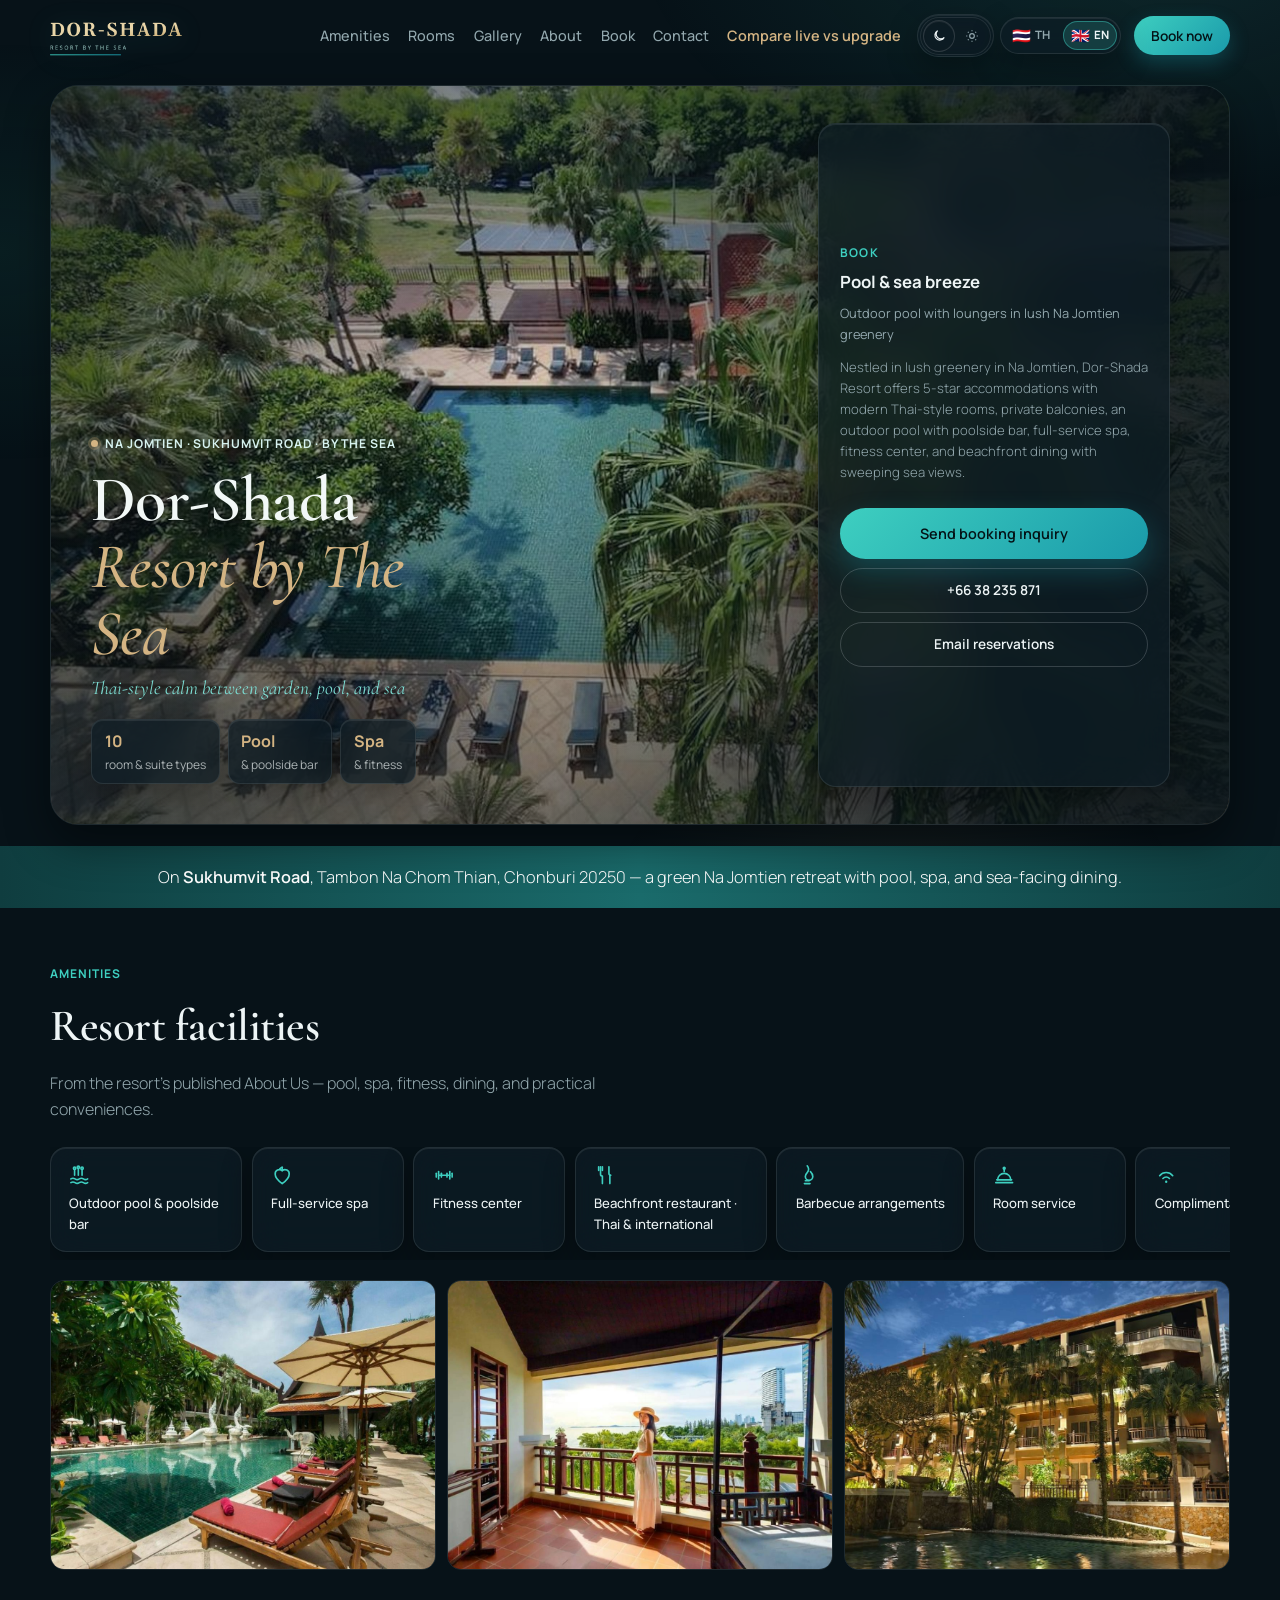
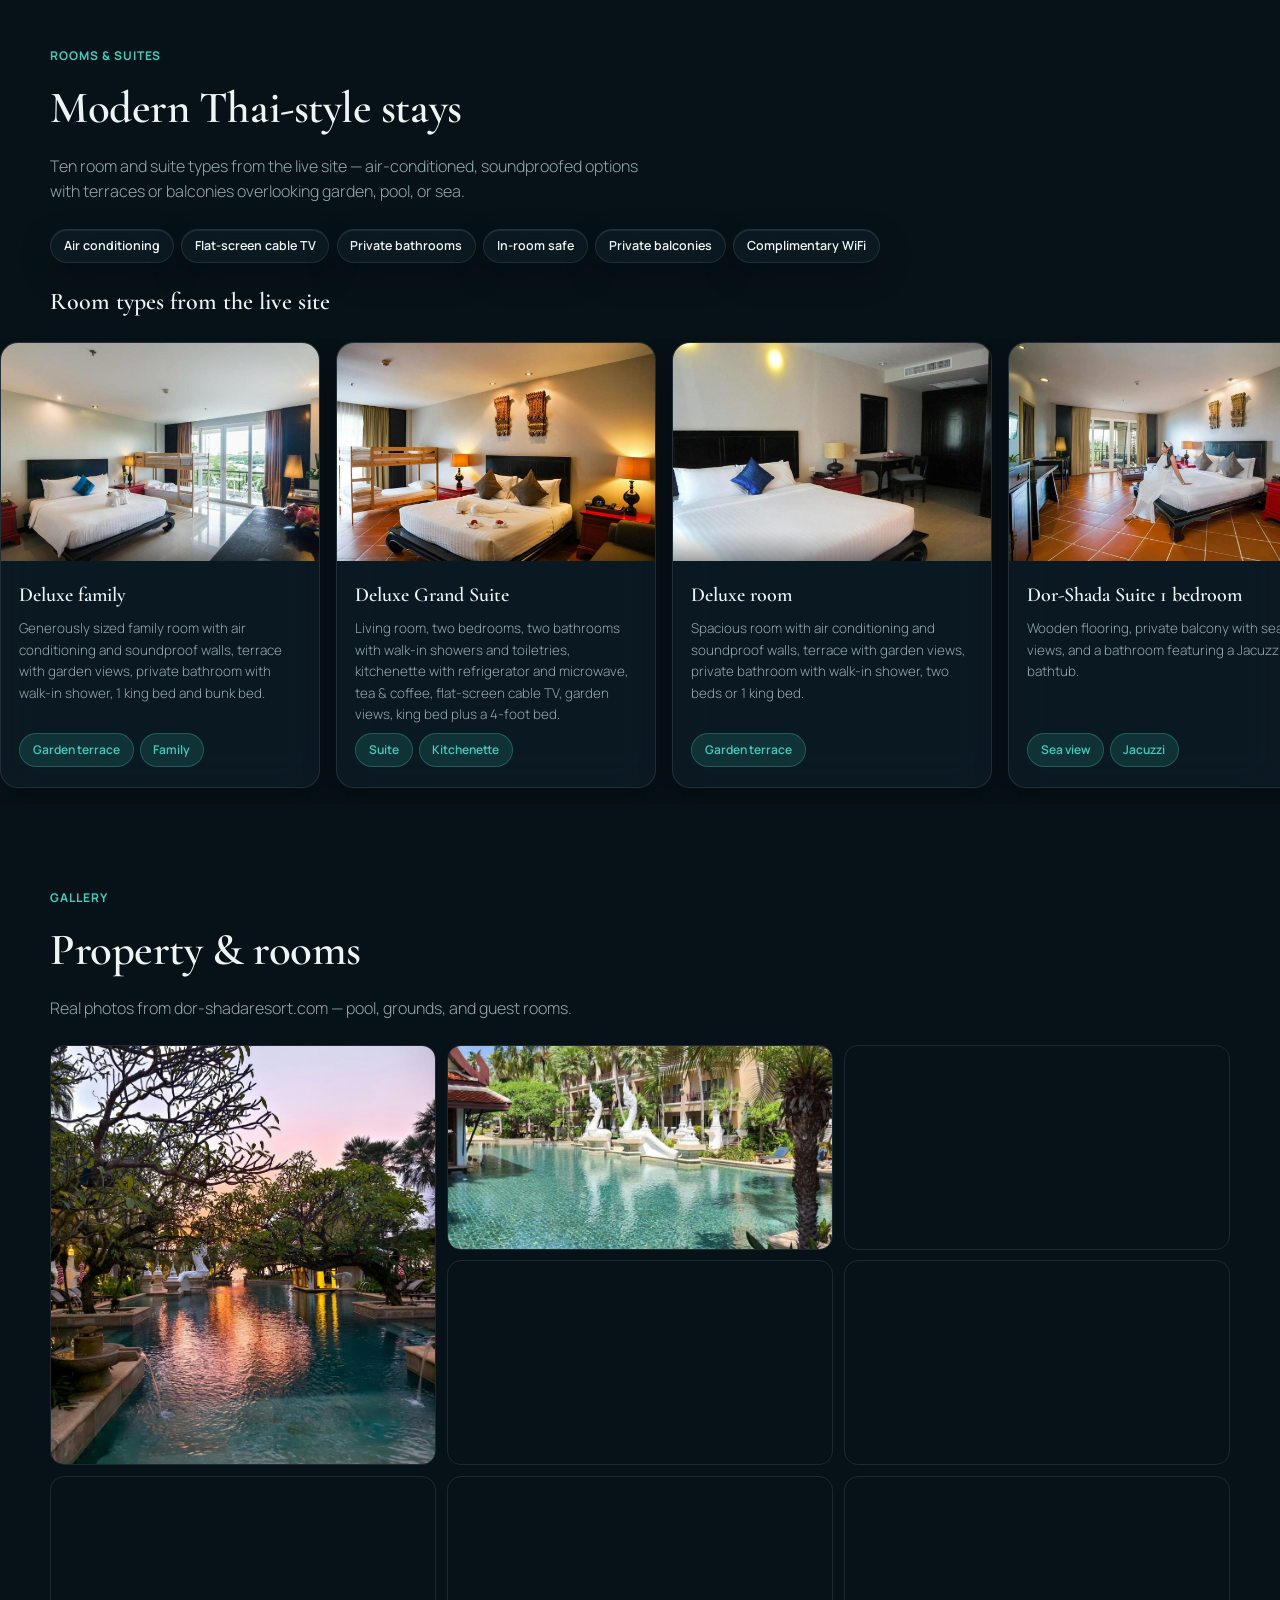
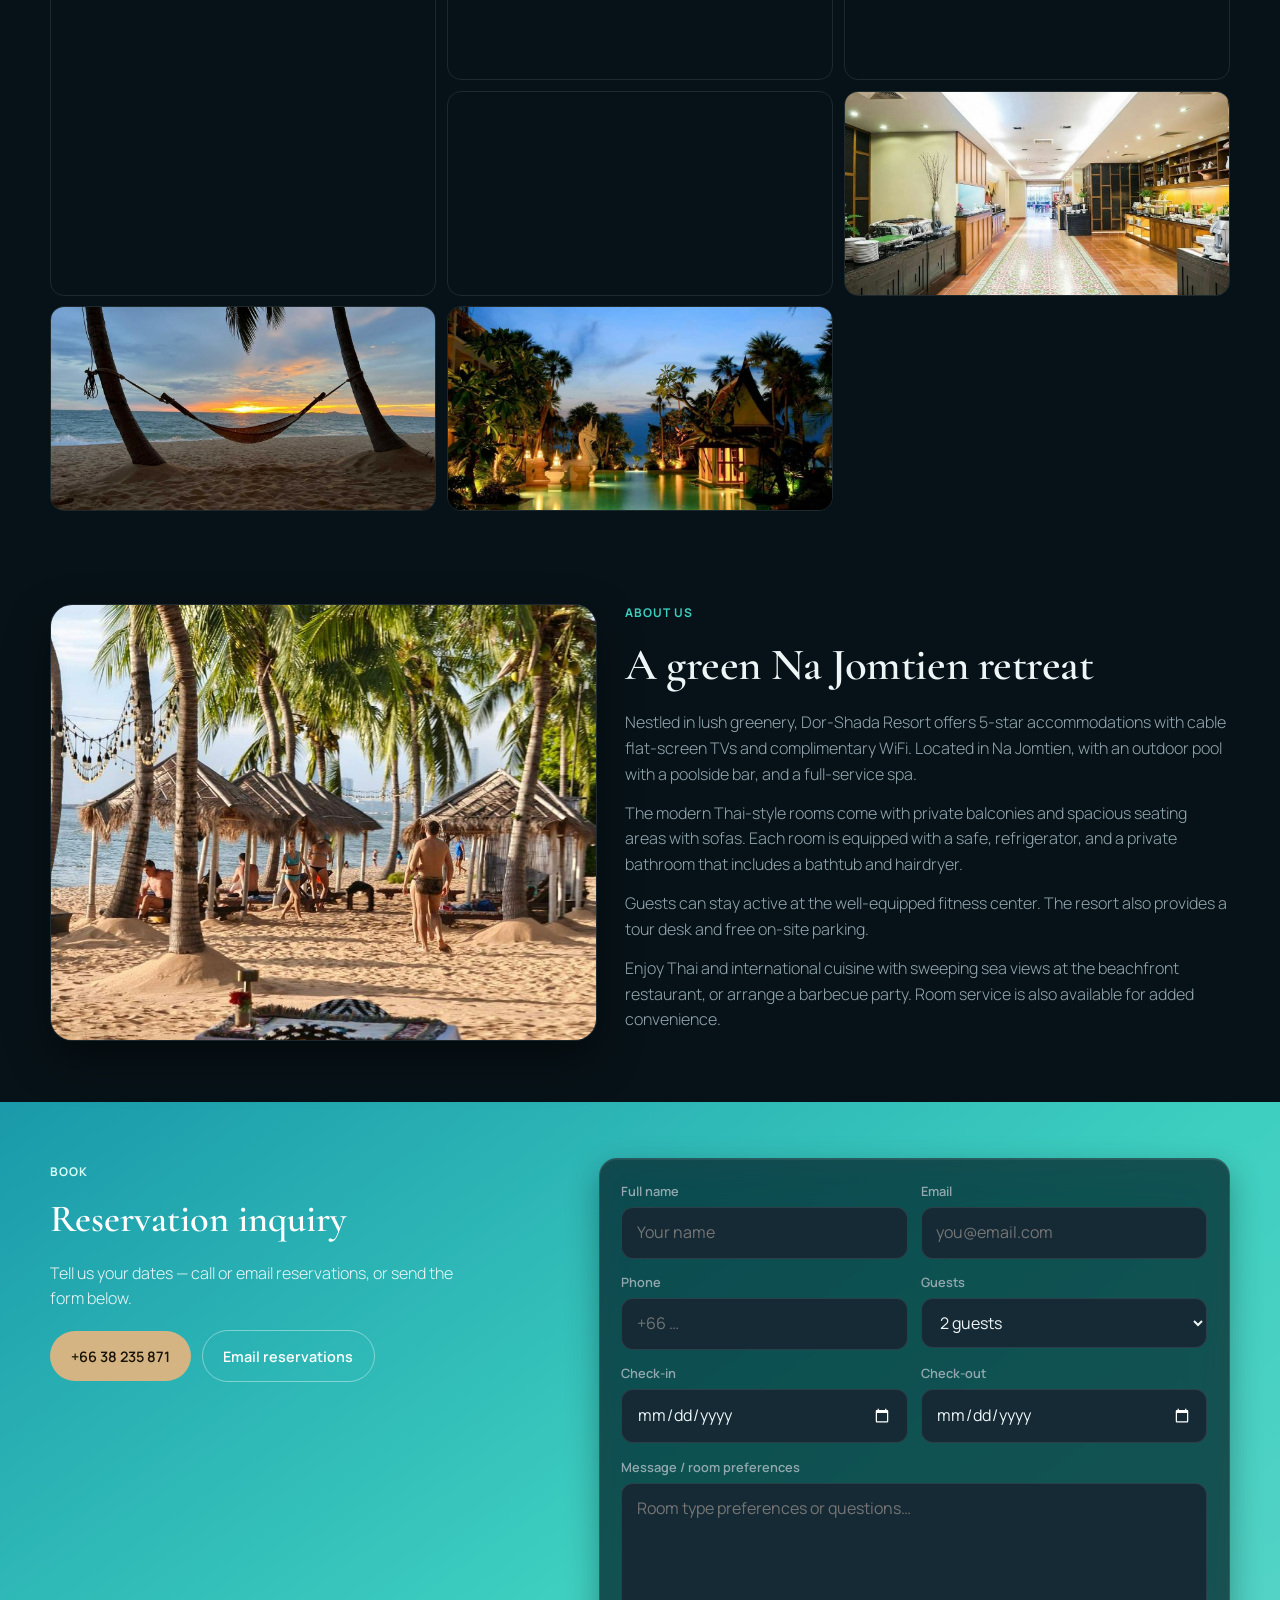
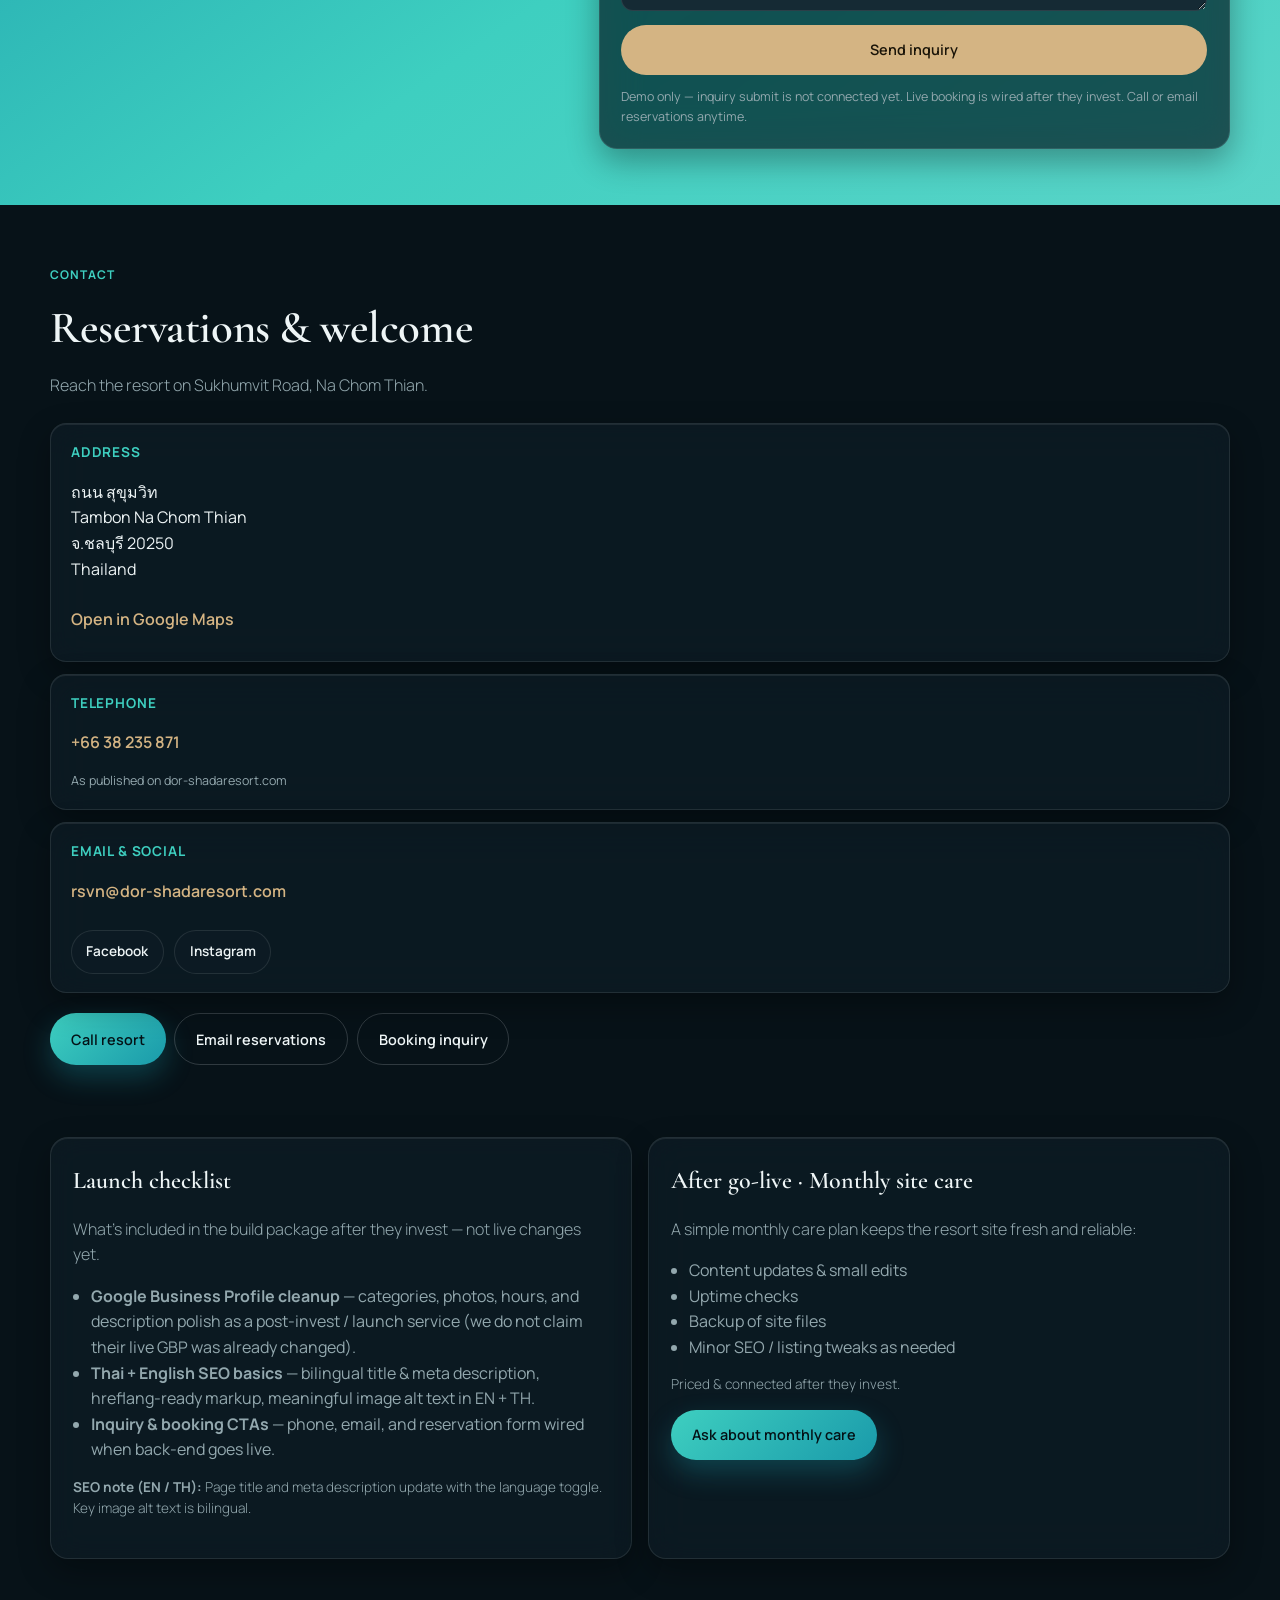
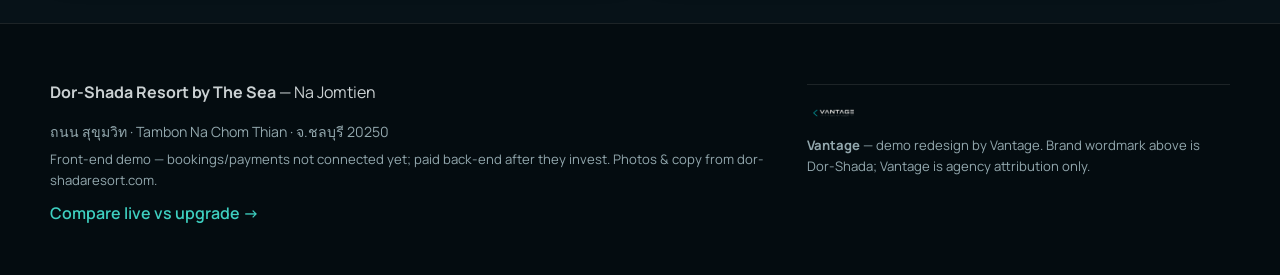
<file: index.html>
<!DOCTYPE html>
<html lang="en" data-theme="dark">
<head>
  <meta name="robots" content="noindex,nofollow,noarchive">
  <meta charset="UTF-8" />
  <meta name="viewport" content="width=device-width, initial-scale=1, viewport-fit=cover" />
  <script>
    (function () {
      try {
        var t = localStorage.getItem("pattaya-demo-theme");
        if (t !== "light" && t !== "dark") t = "dark";
        document.documentElement.setAttribute("data-theme", t);
        document.documentElement.style.colorScheme = t;
      } catch (e) {
        document.documentElement.setAttribute("data-theme", "dark");
        document.documentElement.style.colorScheme = "dark";
      }
    })();
  </script>
  <meta name="color-scheme" content="dark light" />
  <title>Dor-Shada Resort by The Sea | Na Jomtien</title>
  <meta name="description" content="Dor-Shada Resort by The Sea — 5-star Thai-style resort in Na Jomtien with outdoor pool, spa, fitness, and beachfront dining. Sukhumvit Road, Chonburi." />
  <meta name="keywords" content="Dor-Shada Resort, Na Jomtien, Jomtien resort, pool access rooms, ดอร์ชาดา รีสอร์ท, นาจอมเทียน" />
  <link rel="preconnect" href="https://fonts.googleapis.com" />
  <link rel="preconnect" href="https://fonts.gstatic.com" crossorigin />
  <link href="https://fonts.googleapis.com/css2?family=Cormorant+Garamond:ital,wght@0,500;0,600;0,700;1,500&family=Manrope:wght@300;400;500;600;700&family=Noto+Sans+Thai:wght@400;500;600;700&display=swap" rel="stylesheet" />
  <link rel="stylesheet" href="styles.css" />
</head>
<body>
  <div class="lush-mesh" aria-hidden="true"></div>
  <div id="themeLive" class="visually-hidden" aria-live="polite"></div>

  <header class="site-header" id="header">
    <div class="container nav">
      <a href="#top" class="logo" data-i18n-aria="aria.home" aria-label="Dor-Shada Resort by The Sea home">
        <img class="logo-img logo-img--ds" src="logo.png" width="260" height="48" alt="Dor-Shada Resort by The Sea" decoding="async" />
      </a>
      <nav class="nav-links" data-i18n-aria="aria.primaryNav" aria-label="Primary">
        <a href="#amenities" data-i18n="nav.amenities">Amenities</a>
        <a href="#rooms" data-i18n="nav.rooms">Rooms</a>
        <a href="#gallery" data-i18n="nav.gallery">Gallery</a>
        <a href="#about" data-i18n="nav.about">About</a>
        <a href="#inquiry" data-i18n="nav.book">Book</a>
        <a href="#contact" data-i18n="nav.contact">Contact</a>
        <a href="compare.html" class="nav-compare" data-i18n="nav.compare">Compare live vs upgrade</a>
      </nav>
      <div class="header-tools">
        <div class="theme-switch theme-switch--header" role="group" data-i18n-aria="theme.appearance" aria-label="Appearance">
          <span class="theme-switch__label" data-i18n="theme.appearance">Appearance</span>
          <div class="theme-switch__seg" role="presentation">
            <button type="button" class="theme-btn" data-theme-set="dark" aria-pressed="true" title="Dark" aria-label="Dark">
              <svg class="theme-btn__icon" width="14" height="14" viewBox="0 0 24 24" aria-hidden="true" fill="none" stroke="currentColor" stroke-width="2"><path d="M21 14.5A8.5 8.5 0 1 1 9.5 3 7 7 0 0 0 21 14.5z"/></svg>
              <span class="theme-btn__text" data-i18n="theme.dark">Dark</span>
            </button>
            <button type="button" class="theme-btn" data-theme-set="light" aria-pressed="false" title="Light" aria-label="Light">
              <svg class="theme-btn__icon" width="14" height="14" viewBox="0 0 24 24" aria-hidden="true" fill="none" stroke="currentColor" stroke-width="2"><circle cx="12" cy="12" r="4"/><path d="M12 2v2M12 20v2M4.9 4.9l1.4 1.4M17.7 17.7l1.4 1.4M2 12h2M20 12h2M4.9 19.1l1.4-1.4M17.7 6.3l1.4-1.4"/></svg>
              <span class="theme-btn__text" data-i18n="theme.light">Light</span>
            </button>
          </div>
        </div>
        <div class="lang-switch lang-switch--header" role="group" data-i18n-aria="aria.langSwitch" aria-label="Language">
          <button type="button" class="lang-btn" data-lang="th" aria-pressed="false" title="ไทย"><span class="flag" aria-hidden="true">🇹🇭</span><span class="lang-code">TH</span></button>
          <button type="button" class="lang-btn" data-lang="en" aria-pressed="true" title="English"><span class="flag" aria-hidden="true">🇬🇧</span><span class="lang-code">EN</span></button>
        </div>
      </div>
      <a class="nav-cta" href="#inquiry" data-i18n="nav.cta">Book now</a>
      <button class="menu-btn" id="menuBtn" data-i18n-aria="aria.menuOpen" aria-label="Open menu" aria-expanded="false" aria-controls="mobileNav">
        <span class="menu-btn__bars" aria-hidden="true"><span></span><span></span><span></span></span>
      </button>
    </div>
  </header>
  <div class="menu-scrim" id="menuScrim" hidden></div>
  <aside class="mobile-nav" id="mobileNav" role="dialog" aria-modal="true" data-i18n-aria="aria.menuDialog" aria-label="Menu" hidden>
    <div class="mobile-nav__inner">
      <div class="mobile-nav__top">
        <a href="#top" class="mobile-nav__mark" tabindex="-1" aria-hidden="true">
          <img class="logo-img logo-img--ds" src="logo.png" width="160" height="30" alt="" decoding="async" />
        </a>
        <button type="button" class="mobile-nav__close" id="menuClose" data-i18n="menu.close" data-i18n-aria="aria.menuClose" aria-label="Close menu">Close</button>
      </div>
      <nav class="mobile-nav__links" data-i18n-aria="aria.primaryNav" aria-label="Primary">
        <a class="mobile-nav__link" href="#amenities" data-i18n="nav.amenities">Amenities</a>
        <a class="mobile-nav__link" href="#rooms" data-i18n="nav.rooms">Rooms</a>
        <a class="mobile-nav__link" href="#gallery" data-i18n="nav.gallery">Gallery</a>
        <a class="mobile-nav__link" href="#about" data-i18n="nav.about">About</a>
        <a class="mobile-nav__link" href="#inquiry" data-i18n="nav.book">Book</a>
        <a class="mobile-nav__link" href="#contact" data-i18n="nav.contact">Contact</a>
        <a class="mobile-nav__link" href="compare.html" data-i18n="nav.compare">Compare live vs upgrade</a>
      </nav>
      <div class="mobile-nav__lang">
        <div class="lang-switch lang-switch--sheet" role="group" data-i18n-aria="aria.langSwitch" aria-label="Language">
          <button type="button" class="lang-btn" data-lang="th" aria-pressed="false" title="ไทย"><span class="flag" aria-hidden="true">🇹🇭</span><span class="lang-code">TH</span></button>
          <button type="button" class="lang-btn" data-lang="en" aria-pressed="true" title="English"><span class="flag" aria-hidden="true">🇬🇧</span><span class="lang-code">EN</span></button>
        </div>
        <div class="theme-switch theme-switch--sheet" role="group" data-i18n-aria="theme.appearance" aria-label="Appearance">
          <span class="theme-switch__label" data-i18n="theme.appearance">Appearance</span>
          <div class="theme-switch__seg" role="presentation">
            <button type="button" class="theme-btn" data-theme-set="dark" aria-pressed="true">
              <svg class="theme-btn__icon" width="14" height="14" viewBox="0 0 24 24" aria-hidden="true" fill="none" stroke="currentColor" stroke-width="2"><path d="M21 14.5A8.5 8.5 0 1 1 9.5 3 7 7 0 0 0 21 14.5z"/></svg>
              <span class="theme-btn__text" data-i18n="theme.dark">Dark</span>
            </button>
            <button type="button" class="theme-btn" data-theme-set="light" aria-pressed="false">
              <svg class="theme-btn__icon" width="14" height="14" viewBox="0 0 24 24" aria-hidden="true" fill="none" stroke="currentColor" stroke-width="2"><circle cx="12" cy="12" r="4"/><path d="M12 2v2M12 20v2M4.9 4.9l1.4 1.4M17.7 17.7l1.4 1.4M2 12h2M20 12h2M4.9 19.1l1.4-1.4M17.7 6.3l1.4-1.4"/></svg>
              <span class="theme-btn__text" data-i18n="theme.light">Light</span>
            </button>
          </div>
        </div>
      </div>
      <div class="mobile-nav__foot">
        <a class="mobile-nav__cta mobile-nav__cta--brand" href="#inquiry" data-i18n="nav.cta">Book now</a>
        <div class="mobile-nav__secondary">
          <a href="tel:+6638235871">+66 38 235 871</a>
          <a href="mailto:rsvn@dor-shadaresort.com">rsvn@dor-shadaresort.com</a>
        </div>
      </div>
    </div>
  </aside>

  <main id="top">
    <!-- CINEMATIC HERO: photo-dominant + RIGHT glass reservation panel -->
    <section class="cin-hero">
      <div class="container">
        <div class="cin-hero__frame">
          <img class="cin-hero__photo" src="images/web-hero-pool-sea.jpg" width="900" height="675"
            data-i18n-alt="alt.hero" alt="Dor-Shada Resort outdoor pool with sea beyond the palms"
            fetchpriority="high" decoding="async" />
          <div class="cin-hero__veil" aria-hidden="true"></div>
          <div class="cin-hero__copy reveal">
            <span class="cin-eyebrow"><span class="cin-dot"></span> <span data-i18n="hero.pill">Na Jomtien · Sukhumvit Road · By the sea</span></span>
            <h1 data-i18n-html="hero.title">Dor-Shada <em>Resort by The Sea</em></h1>
            <p class="cin-tagline" data-i18n="hero.tagline">Thai-style calm between garden, pool, and sea</p>
            <div class="cin-stats">
              <div class="cin-stat glass"><strong data-i18n="stat.roomsStrong">10</strong><span data-i18n="stat.roomsSpan">room &amp; suite types</span></div>
              <div class="cin-stat glass"><strong data-i18n="stat.poolStrong">Pool</strong><span data-i18n="stat.poolSpan">&amp; poolside bar</span></div>
              <div class="cin-stat glass"><strong data-i18n="stat.spaStrong">Spa</strong><span data-i18n="stat.spaSpan">&amp; fitness</span></div>
            </div>
          </div>
          <aside class="cin-reserve glass">
            <p class="cin-reserve__label" data-i18n="inq.label">Book</p>
            <strong data-i18n="float.a.strong">Pool &amp; sea breeze</strong>
            <span data-i18n="float.a.span">Outdoor pool with loungers in lush Na Jomtien greenery</span>
            <p class="cin-reserve__lead" data-i18n="hero.lead">Nestled in lush greenery in Na Jomtien, Dor-Shada Resort offers 5-star accommodations with modern Thai-style rooms, private balconies, an outdoor pool with poolside bar, full-service spa, fitness center, and beachfront dining with sweeping sea views.</p>
            <a class="btn btn-primary" href="#inquiry" data-i18n="hero.ctaBook">Send booking inquiry</a>
            <a class="btn btn-ghost" href="tel:+6638235871">+66 38 235 871</a>
            <a class="btn btn-ghost" href="mailto:rsvn@dor-shadaresort.com" data-i18n="hero.ctaEmail">Email reservations</a>
          </aside>
        </div>
      </div>
    </section>

    <div class="loc-ribbon" id="location">
      <div class="container reveal">
        <p data-i18n-html="loc.band">On <strong>Sukhumvit Road</strong>, Tambon Na Chom Thian, Chonburi 20250 — a green Na Jomtien retreat with pool, spa, and sea-facing dining.</p>
      </div>
    </div>

    <!-- AMENITY ICON RAIL (before rooms — different rhythm) -->
    <section class="amenity-ribbon" id="amenities">
      <div class="container">
        <div class="section-head reveal">
          <span class="section-label" data-i18n="fac.label">Amenities</span>
          <h2 data-i18n="fac.title">Resort facilities</h2>
          <p data-i18n="fac.lead">From the resort’s published About Us — pool, spa, fitness, dining, and practical conveniences.</p>
        </div>
        <div class="icon-rail reveal">
          <div class="icon-rail__item glass"><svg class="rail-icon" viewBox="0 0 24 24" aria-hidden="true" fill="none" stroke="currentColor" stroke-width="1.75" stroke-linecap="round" stroke-linejoin="round"><path d="M2 16c1.5-1 3-1 4.5 0s3 1 4.5 0 3-1 4.5 0 3 1 4.5 0"/><path d="M2 20c1.5-1 3-1 4.5 0s3 1 4.5 0 3-1 4.5 0 3 1 4.5 0"/><path d="M6 6v6"/><path d="M10 5v7"/><path d="M14 6v6"/><circle cx="6" cy="4.5" r="1.25"/><circle cx="10" cy="3.5" r="1.25"/><circle cx="14" cy="4.5" r="1.25"/></svg><span data-i18n="fac.pool">Outdoor pool &amp; poolside bar</span></div>
          <div class="icon-rail__item glass"><svg class="rail-icon" viewBox="0 0 24 24" aria-hidden="true" fill="none" stroke="currentColor" stroke-width="1.75" stroke-linecap="round" stroke-linejoin="round"><path d="M12 21c-4.5-3.2-7.5-6.4-7.5-10A4.5 4.5 0 0 1 12 7.2 4.5 4.5 0 0 1 19.5 11c0 3.6-3 6.8-7.5 10z"/><path d="M12 7.2V3.5"/><path d="M9.5 5.2c.8-.9 1.7-1.4 2.5-1.7"/></svg><span data-i18n="fac.spa">Full-service spa</span></div>
          <div class="icon-rail__item glass"><svg class="rail-icon" viewBox="0 0 24 24" aria-hidden="true" fill="none" stroke="currentColor" stroke-width="1.75" stroke-linecap="round" stroke-linejoin="round"><path d="M6 8v8"/><path d="M18 8v8"/><path d="M3.5 10v4"/><path d="M20.5 10v4"/><path d="M6 12h12"/><path d="M9 10v4"/><path d="M15 10v4"/></svg><span data-i18n="fac.fitness">Fitness center</span></div>
          <div class="icon-rail__item glass"><svg class="rail-icon" viewBox="0 0 24 24" aria-hidden="true" fill="none" stroke="currentColor" stroke-width="1.75" stroke-linecap="round" stroke-linejoin="round"><path d="M7 3v8a2 2 0 0 0 2 2v8"/><path d="M5 3v4"/><path d="M9 3v4"/><path d="M16 3v7a2 2 0 0 0 2 2"/><path d="M17 12v9"/></svg><span data-i18n="fac.restaurant">Beachfront restaurant · Thai &amp; international</span></div>
          <div class="icon-rail__item glass"><svg class="rail-icon" viewBox="0 0 24 24" aria-hidden="true" fill="none" stroke="currentColor" stroke-width="1.75" stroke-linecap="round" stroke-linejoin="round"><path d="M12 2c2.5 3.2 1.8 5.4 0 7.2-1.5 1.5-2 2.8-2 4.3a4 4 0 0 0 8 0c0-2.2-1-3.8-2.5-5.3"/><path d="M9 21h6"/><path d="M10 18h4"/></svg><span data-i18n="fac.bbq">Barbecue arrangements</span></div>
          <div class="icon-rail__item glass"><svg class="rail-icon" viewBox="0 0 24 24" aria-hidden="true" fill="none" stroke="currentColor" stroke-width="1.75" stroke-linecap="round" stroke-linejoin="round"><path d="M4 17h16"/><path d="M5 17a7 7 0 0 1 14 0"/><path d="M12 6v2"/><circle cx="12" cy="4.5" r="1"/><path d="M3 20h18"/></svg><span data-i18n="fac.roomService">Room service</span></div>
          <div class="icon-rail__item glass"><svg class="rail-icon" viewBox="0 0 24 24" aria-hidden="true" fill="none" stroke="currentColor" stroke-width="1.75" stroke-linecap="round" stroke-linejoin="round"><path d="M5 12.5a9 9 0 0 1 14 0"/><path d="M8.5 15.5a5 5 0 0 1 7 0"/><circle cx="12" cy="19" r="1.25" fill="currentColor" stroke="none"/></svg><span data-i18n="fac.wifi">Complimentary WiFi</span></div>
          <div class="icon-rail__item glass"><svg class="rail-icon" viewBox="0 0 24 24" aria-hidden="true" fill="none" stroke="currentColor" stroke-width="1.75" stroke-linecap="round" stroke-linejoin="round"><rect x="4" y="3" width="16" height="18" rx="2"/><path d="M9 17V7h4.2a3.2 3.2 0 0 1 0 6.4H9"/></svg><span data-i18n="fac.parking">Free on-site parking</span></div>
          <div class="icon-rail__item glass"><svg class="rail-icon" viewBox="0 0 24 24" aria-hidden="true" fill="none" stroke="currentColor" stroke-width="1.75" stroke-linecap="round" stroke-linejoin="round"><path d="M9 4.5 3.5 7v12.5L9 17l6 2.5L20.5 17V4.5L15 7 9 4.5z"/><path d="M9 4.5v12.5"/><path d="M15 7v12.5"/></svg><span data-i18n="fac.tour">Tour desk</span></div>
        </div>
        <div class="amenity-photos reveal">
          <img src="images/web-pool-loungers.jpg" alt="" data-i18n-alt="alt.poolLoungers" width="400" height="267" loading="lazy" decoding="async" />
          <img src="images/web-spa-area.jpg" alt="" data-i18n-alt="alt.spa" width="400" height="267" loading="lazy" decoding="async" />
          <img src="images/web-restaurant-sea.jpg" alt="" data-i18n-alt="alt.restaurant" width="400" height="225" loading="lazy" decoding="async" />
        </div>
      </div>
    </section>

    <!-- CINEMA ROOM CARDS — horizontal scroll -->
    <section class="cinema-rooms" id="rooms">
      <div class="container">
        <div class="section-head reveal">
          <span class="section-label" data-i18n="rooms.label">Rooms &amp; suites</span>
          <h2 data-i18n="rooms.title">Modern Thai-style stays</h2>
          <p data-i18n="rooms.lead">Ten room and suite types from the live site — air-conditioned, soundproofed options with terraces or balconies overlooking garden, pool, or sea.</p>
        </div>
        <div class="feat-ribbon reveal">
          <span class="chip glass" data-i18n="feat.ac.h">Air conditioning</span>
          <span class="chip glass" data-i18n="feat.tv.h">Flat-screen cable TV</span>
          <span class="chip glass" data-i18n="feat.bath.h">Private bathrooms</span>
          <span class="chip glass" data-i18n="feat.safe.h">In-room safe</span>
          <span class="chip glass" data-i18n="feat.balcony.h">Private balconies</span>
          <span class="chip glass" data-i18n="feat.wifi.h">Complimentary WiFi</span>
        </div>
        <h3 class="cinema-sub reveal" data-i18n="rooms.typesTitle">Room types from the live site</h3>
      </div>
      <div class="cinema-track reveal" tabindex="0" data-i18n-aria="aria.gallery" aria-label="Room types">
          <article class="cinema-card glass">
            <div class="cinema-card__media"><img src="images/web-room-family.jpg" width="600" height="412" loading="lazy" decoding="async" data-i18n-alt="alt.roomFamily" alt="Deluxe family room with king bed and bunk bed" /></div>
            <div class="cinema-card__body">
              <h3 data-i18n="room.family.h">Deluxe family</h3>
              <p data-i18n="room.family.p">Generously sized family room with air conditioning and soundproof walls, terrace with garden views, private bathroom with walk-in shower, 1 king bed and bunk bed.</p>
              <div class="room-meta"><span class="chip" data-i18n="room.chip.garden">Garden terrace</span><span class="chip" data-i18n="room.chip.family">Family</span></div>
            </div>
          </article>
          <article class="cinema-card glass">
            <div class="cinema-card__media"><img src="images/web-room-grand.jpg" width="600" height="400" loading="lazy" decoding="async" data-i18n-alt="alt.roomGrand" alt="Deluxe Grand Suite living space" /></div>
            <div class="cinema-card__body">
              <h3 data-i18n="room.grand.h">Deluxe Grand Suite</h3>
              <p data-i18n="room.grand.p">Living room, two bedrooms, two bathrooms with walk-in showers and toiletries, kitchenette with refrigerator and microwave, tea & coffee, flat-screen cable TV, garden views, king bed plus a 4-foot bed.</p>
              <div class="room-meta"><span class="chip" data-i18n="room.chip.suite">Suite</span><span class="chip" data-i18n="room.chip.kitchenette">Kitchenette</span></div>
            </div>
          </article>
          <article class="cinema-card glass">
            <div class="cinema-card__media"><img src="images/web-room-deluxe.jpg" width="600" height="443" loading="lazy" decoding="async" data-i18n-alt="alt.roomDeluxe" alt="Deluxe room with terrace" /></div>
            <div class="cinema-card__body">
              <h3 data-i18n="room.deluxe.h">Deluxe room</h3>
              <p data-i18n="room.deluxe.p">Spacious room with air conditioning and soundproof walls, terrace with garden views, private bathroom with walk-in shower, two beds or 1 king bed.</p>
              <div class="room-meta"><span class="chip" data-i18n="room.chip.garden">Garden terrace</span></div>
            </div>
          </article>
          <article class="cinema-card glass">
            <div class="cinema-card__media"><img src="images/web-room-dor-suite.jpg" width="600" height="400" loading="lazy" decoding="async" data-i18n-alt="alt.roomDor" alt="Dor-Shada Suite with sea-view balcony" /></div>
            <div class="cinema-card__body">
              <h3 data-i18n="room.dor.h">Dor-Shada Suite 1 bedroom</h3>
              <p data-i18n="room.dor.p">Wooden flooring, private balcony with sea views, and a bathroom featuring a Jacuzzi bathtub.</p>
              <div class="room-meta"><span class="chip" data-i18n="room.chip.sea">Sea view</span><span class="chip" data-i18n="room.chip.jacuzzi">Jacuzzi</span></div>
            </div>
          </article>
          <article class="cinema-card glass">
            <div class="cinema-card__media"><img src="images/web-room-elegant.jpg" width="600" height="434" loading="lazy" decoding="async" data-i18n-alt="alt.roomElegant" alt="Elegant Suite with spa bath" /></div>
            <div class="cinema-card__body">
              <h3 data-i18n="room.elegant.h">Elegant Suite 2 bedrooms</h3>
              <p data-i18n="room.elegant.p">Spa bath, living room, two bedrooms, two bathrooms with walk-in showers, kitchenette with refrigerator and microwave, minibar, tea & coffee, flat-screen cable TV, stunning sea views, 2 king beds.</p>
              <div class="room-meta"><span class="chip" data-i18n="room.chip.sea">Sea view</span><span class="chip" data-i18n="room.chip.spaBath">Spa bath</span></div>
            </div>
          </article>
          <article class="cinema-card glass">
            <div class="cinema-card__media"><img src="images/web-room-new-deluxe.jpg" width="600" height="400" loading="lazy" decoding="async" data-i18n-alt="alt.roomNew" alt="New Deluxe room" /></div>
            <div class="cinema-card__body">
              <h3 data-i18n="room.new.h">New Deluxe room</h3>
              <p data-i18n="room.new.p">Spacious room with air conditioning and soundproof walls, terrace with garden views, private bathroom with walk-in shower, two beds or 1 king bed.</p>
              <div class="room-meta"><span class="chip" data-i18n="room.chip.garden">Garden terrace</span></div>
            </div>
          </article>
          <article class="cinema-card glass">
            <div class="cinema-card__media"><img src="images/web-room-pool-access.jpg" width="600" height="450" loading="lazy" decoding="async" data-i18n-alt="alt.roomPoolAccess" alt="Pool Access room balcony" /></div>
            <div class="cinema-card__body">
              <h3 data-i18n="room.poolAccess.h">Pool Access room</h3>
              <p data-i18n="room.poolAccess.p">First-floor room with a large private balcony and direct access to the pool from the balcony.</p>
              <div class="room-meta"><span class="chip" data-i18n="room.chip.poolAccess">Pool access</span></div>
            </div>
          </article>
          <article class="cinema-card glass">
            <div class="cinema-card__media"><img src="images/web-room-pool-view.jpg" width="600" height="442" loading="lazy" decoding="async" data-i18n-alt="alt.roomPoolFamily" alt="Pool Access family room" /></div>
            <div class="cinema-card__body">
              <h3 data-i18n="room.poolFamily.h">Pool Access room family</h3>
              <p data-i18n="room.poolFamily.p">Family suite with air conditioning and soundproof walls, terrace with pool views, private bathroom with walk-in shower, 1 king bed and bunk bed.</p>
              <div class="room-meta"><span class="chip" data-i18n="room.chip.pool">Pool view</span><span class="chip" data-i18n="room.chip.family">Family</span></div>
            </div>
          </article>
          <article class="cinema-card glass">
            <div class="cinema-card__media"><img src="images/web-room-suite.jpg" width="600" height="429" loading="lazy" decoding="async" data-i18n-alt="alt.roomPoolViewFamily" alt="Pool View family room" /></div>
            <div class="cinema-card__body">
              <h3 data-i18n="room.poolViewFamily.h">Pool View room family</h3>
              <p data-i18n="room.poolViewFamily.p">Family room with air conditioning and soundproof walls, terrace with sea and pool views, private bathroom with walk-in shower, 1 king bed and bunk bed.</p>
              <div class="room-meta"><span class="chip" data-i18n="room.chip.seaPool">Sea & pool</span><span class="chip" data-i18n="room.chip.family">Family</span></div>
            </div>
          </article>
          <article class="cinema-card glass">
            <div class="cinema-card__media"><img src="images/web-room-twin.jpg" width="600" height="441" loading="lazy" decoding="async" data-i18n-alt="alt.roomPoolBalcony" alt="Pool View room with balcony" /></div>
            <div class="cinema-card__body">
              <h3 data-i18n="room.poolBalcony.h">Pool View room with balcony</h3>
              <p data-i18n="room.poolBalcony.p">Air conditioning and soundproof walls, terrace with sea and pool views, private bathroom with walk-in shower, 1 king bed or twin beds.</p>
              <div class="room-meta"><span class="chip" data-i18n="room.chip.seaPool">Sea & pool</span><span class="chip" data-i18n="room.chip.balcony">Balcony</span></div>
            </div>
          </article>
      </div>
    </section>

    <!-- BENTO GALLERY -->
    <section class="bento-gal" id="gallery">
      <div class="container">
        <div class="section-head reveal">
          <span class="section-label" data-i18n="gal.label">Gallery</span>
          <h2 data-i18n="gal.title">Property &amp; rooms</h2>
          <p data-i18n="gal.lead">Real photos from dor-shadaresort.com — pool, grounds, and guest rooms.</p>
        </div>
        <div class="bento reveal" data-i18n-aria="aria.gallery" aria-label="Resort photo gallery">
          <figure class="tall"><img src="images/web-hero-pool-sunset.jpg" alt="" data-i18n-alt="alt.gal1" loading="lazy" decoding="async" /></figure>
          <figure><img src="images/web-pool-naga.jpg" alt="" data-i18n-alt="alt.gal2" loading="lazy" decoding="async" /></figure>
          <figure><img src="images/web-pool-wide.jpg" alt="" data-i18n-alt="alt.gal3" loading="lazy" decoding="async" /></figure>
          <figure><img src="images/web-sea-view.jpg" alt="" data-i18n-alt="alt.gal4" loading="lazy" decoding="async" /></figure>
          <figure><img src="images/web-exterior-1.jpg" alt="" data-i18n-alt="alt.gal5" loading="lazy" decoding="async" /></figure>
          <figure class="tall"><img src="images/web-pool-vertical.jpg" alt="" data-i18n-alt="alt.gal6" loading="lazy" decoding="async" /></figure>
          <figure><img src="images/web-gallery-dining.jpg" alt="" data-i18n-alt="alt.gal7" loading="lazy" decoding="async" /></figure>
          <figure><img src="images/web-gallery-room.jpg" alt="" data-i18n-alt="alt.gal8" loading="lazy" decoding="async" /></figure>
          <figure><img src="images/web-gallery-balcony.jpg" alt="" data-i18n-alt="alt.gal9" loading="lazy" decoding="async" /></figure>
          <figure><img src="images/web-gallery-grounds.jpg" alt="" data-i18n-alt="alt.gal10" loading="lazy" decoding="async" /></figure>
          <figure><img src="images/web-garden-path.jpg" alt="" data-i18n-alt="alt.gal11" loading="lazy" decoding="async" /></figure>
          <figure><img src="images/web-pool-evening.jpg" alt="" data-i18n-alt="alt.gal12" loading="lazy" decoding="async" /></figure>
        </div>
      </div>
    </section>

    <!-- ABOUT -->
    <section class="about-cin" id="about">
      <div class="container about-cin__grid">
        <div class="about-cin__visual reveal">
          <img src="images/web-gallery-pool-lush.jpg" width="700" height="560" loading="lazy" decoding="async" data-i18n-alt="alt.about" alt="Dor-Shada Resort pool nestled in tropical greenery" />
        </div>
        <div class="reveal delay-1">
          <span class="section-label" data-i18n="about.label">About us</span>
          <h2 data-i18n="about.title">A green Na Jomtien retreat</h2>
          <p data-i18n="about.p1">Nestled in lush greenery, Dor-Shada Resort offers 5-star accommodations with cable flat-screen TVs and complimentary WiFi. Located in Na Jomtien, with an outdoor pool with a poolside bar, and a full-service spa.</p>
          <p data-i18n="about.p2">The modern Thai-style rooms come with private balconies and spacious seating areas with sofas. Each room is equipped with a safe, refrigerator, and a private bathroom that includes a bathtub and hairdryer.</p>
          <p data-i18n="about.p3">Guests can stay active at the well-equipped fitness center. The resort also provides a tour desk and free on-site parking.</p>
          <p data-i18n="about.p4">Enjoy Thai and international cuisine with sweeping sea views at the beachfront restaurant, or arrange a barbecue party. Room service is also available for added convenience.</p>
        </div>
      </div>
    </section>

    <!-- INQUIRY -->
    <section class="inquiry" id="inquiry">
      <div class="container inquiry-wrap">
        <div class="inquiry-intro reveal">
          <span class="section-label light" data-i18n="inq.label">Book</span>
          <h2 data-i18n="inq.title">Reservation inquiry</h2>
          <p data-i18n="inq.lead">Tell us your dates — call or email reservations, or send the form below.</p>
          <a class="btn btn-cream-inline" href="tel:+6638235871">+66 38 235 871</a>
          <a class="btn btn-outline btn-on-dark" href="mailto:rsvn@dor-shadaresort.com" data-i18n="hero.ctaEmail">Email reservations</a>
        </div>
        <form class="inquiry-form glass reveal delay-1" id="inquiryForm" action="#" method="get">
          <div class="form-row">
            <div class="field"><label for="name" data-i18n="form.name">Full name</label><input id="name" name="name" type="text" autocomplete="name" required data-i18n-placeholder="form.namePh" placeholder="Your name" /></div>
            <div class="field"><label for="email" data-i18n="form.email">Email</label><input id="email" name="email" type="email" autocomplete="email" required data-i18n-placeholder="form.emailPh" placeholder="you@email.com" /></div>
          </div>
          <div class="form-row">
            <div class="field"><label for="phone" data-i18n="form.phone">Phone</label><input id="phone" name="phone" type="tel" autocomplete="tel" data-i18n-placeholder="form.phonePh" placeholder="+66 …" /></div>
            <div class="field"><label for="guests" data-i18n="form.guests">Guests</label>
              <select id="guests" name="guests">
                <option value="1" data-i18n="form.g1">1 guest</option>
                <option value="2" selected data-i18n="form.g2">2 guests</option>
                <option value="3" data-i18n="form.g3">3 guests</option>
                <option value="4" data-i18n="form.g4">4+ guests</option>
              </select>
            </div>
          </div>
          <div class="form-row">
            <div class="field"><label for="checkin" data-i18n="form.checkin">Check-in</label><input id="checkin" name="checkin" type="date" /></div>
            <div class="field"><label for="checkout" data-i18n="form.checkout">Check-out</label><input id="checkout" name="checkout" type="date" /></div>
          </div>
          <div class="field"><label for="message" data-i18n="form.message">Message / room preferences</label><textarea id="message" name="message" rows="4" data-i18n-placeholder="form.messagePh" placeholder="Room type preferences or questions…"></textarea></div>
          <button type="submit" class="btn btn-cream" data-i18n="form.submit">Send inquiry</button>
          <p class="form-note" data-i18n="form.note">Demo only — inquiry submit is not connected yet. Live booking is wired after they invest. Call or email reservations anytime.</p>
        </form>
      </div>
    </section>

    <section class="contact-cin" id="contact">
      <div class="container">
        <div class="section-head reveal">
          <span class="section-label" data-i18n="contact.label">Contact</span>
          <h2 data-i18n="contact.title">Reservations &amp; welcome</h2>
          <p data-i18n="contact.lead">Reach the resort on Sukhumvit Road, Na Chom Thian.</p>
        </div>
        <div class="contact-tri reveal">
          <div class="contact-tile glass">
            <h3 data-i18n="contact.address">Address</h3>
            <p>ถนน สุขุมวิท<br />Tambon Na Chom Thian<br />จ.ชลบุรี 20250<br />Thailand</p>
            <a href="https://maps.google.com/maps/place/Dor-Shada+Resort+by+The+Sea/@12.83238490,100.90962100,18z" target="_blank" rel="noopener noreferrer" data-i18n="contact.map">Open in Google Maps</a>
          </div>
          <div class="contact-tile glass">
            <h3 data-i18n="contact.phone">Telephone</h3>
            <a href="tel:+6638235871">+66 38 235 871</a>
            <p class="fax" data-i18n="contact.phoneNote">As published on dor-shadaresort.com</p>
          </div>
          <div class="contact-tile glass">
            <h3 data-i18n="contact.emailSocial">Email &amp; social</h3>
            <a href="mailto:rsvn@dor-shadaresort.com">rsvn@dor-shadaresort.com</a>
            <div class="social-row">
              <a href="https://www.facebook.com/dorshadaresortbythesea" target="_blank" rel="noopener noreferrer">Facebook</a>
              <a href="https://www.instagram.com/dorshadaresort" target="_blank" rel="noopener noreferrer">Instagram</a>
            </div>
          </div>
        </div>
        <div class="contact-actions reveal">
          <a class="btn btn-primary" href="tel:+6638235871" data-i18n="contact.call">Call resort</a>
          <a class="btn btn-outline" href="mailto:rsvn@dor-shadaresort.com" data-i18n="contact.emailUs">Email reservations</a>
          <a class="btn btn-outline" href="#inquiry" data-i18n="contact.bookCta">Booking inquiry</a>
        </div>
      </div>
    </section>

    <section class="extras" id="launch">
      <div class="container extras-grid">
        <div class="extras-card glass reveal">
          <h2 data-i18n="extras.launchTitle">Launch checklist</h2>
          <p class="extras-intro" data-i18n="extras.launchIntro">What’s included in the build package after they invest — not live changes yet.</p>
          <ul class="extras-list">
            <li><strong data-i18n="extras.li1Strong">Google Business Profile cleanup</strong><span data-i18n="extras.li1Rest"> — categories, photos, hours, and description polish as a post-invest / launch service (we do not claim their live GBP was already changed).</span></li>
            <li><strong data-i18n="extras.li2Strong">Thai + English SEO basics</strong><span data-i18n="extras.li2Rest"> — bilingual title &amp; meta description, hreflang-ready markup, meaningful image alt text in EN + TH.</span></li>
            <li><strong data-i18n="extras.li3Strong">Inquiry &amp; booking CTAs</strong><span data-i18n="extras.li3Rest"> — phone, email, and reservation form wired when back-end goes live.</span></li>
          </ul>
          <p class="seo-note"><strong data-i18n="extras.seoStrong">SEO note (EN / TH):</strong><span data-i18n="extras.seoRest"> Page title and meta description update with the language toggle. Key image alt text is bilingual.</span></p>
        </div>
        <div class="extras-card glass care-card reveal delay-1">
          <h2 data-i18n="extras.careTitle">After go-live · Monthly site care</h2>
          <p data-i18n="extras.careLead">A simple monthly care plan keeps the resort site fresh and reliable:</p>
          <ul class="extras-list">
            <li data-i18n="extras.care1">Content updates &amp; small edits</li>
            <li data-i18n="extras.care2">Uptime checks</li>
            <li data-i18n="extras.care3">Backup of site files</li>
            <li data-i18n="extras.care4">Minor SEO / listing tweaks as needed</li>
          </ul>
          <p class="care-price" data-i18n="extras.carePrice">Priced &amp; connected after they invest.</p>
          <a class="btn btn-primary" href="#inquiry" data-i18n="extras.careCta">Ask about monthly care</a>
        </div>
      </div>
    </section>
  </main>

  <footer class="site-footer">
    <div class="container footer-grid">
      <div class="footer-brand">
        <p data-i18n-html="footer.tagline"><strong>Dor-Shada Resort by The Sea</strong> — Na Jomtien</p>
        <p class="footer-addr">ถนน สุขุมวิท · Tambon Na Chom Thian · จ.ชลบุรี 20250</p>
        <p class="footer-demo" data-i18n="footer.demo">Front-end demo — bookings/payments not connected yet; paid back-end after they invest. Photos &amp; copy from dor-shadaresort.com.</p>
        <a href="compare.html" data-i18n="footer.compare">Compare live vs upgrade →</a>
      </div>
      <div class="vantage-attr">
        <img src="images/vantage.png" alt="Vantage" width="120" height="28" />
        <span><strong>Vantage</strong> <span data-i18n="footer.vantage">— demo redesign by Vantage. Brand wordmark above is Dor-Shada; Vantage is agency attribution only.</span></span>
      </div>
    </div>
  </footer>

  <nav class="mobile-cta" aria-label="Quick contact">
    <a class="mobile-cta__wa" href="mailto:rsvn@dor-shadaresort.com" data-i18n="sticky.email">Email</a>
    <a class="mobile-cta__call" href="tel:+6638235871" data-i18n="sticky.call">Call</a>
  </nav>

  <script src="script.js"></script>
</body>
</html>
</file>
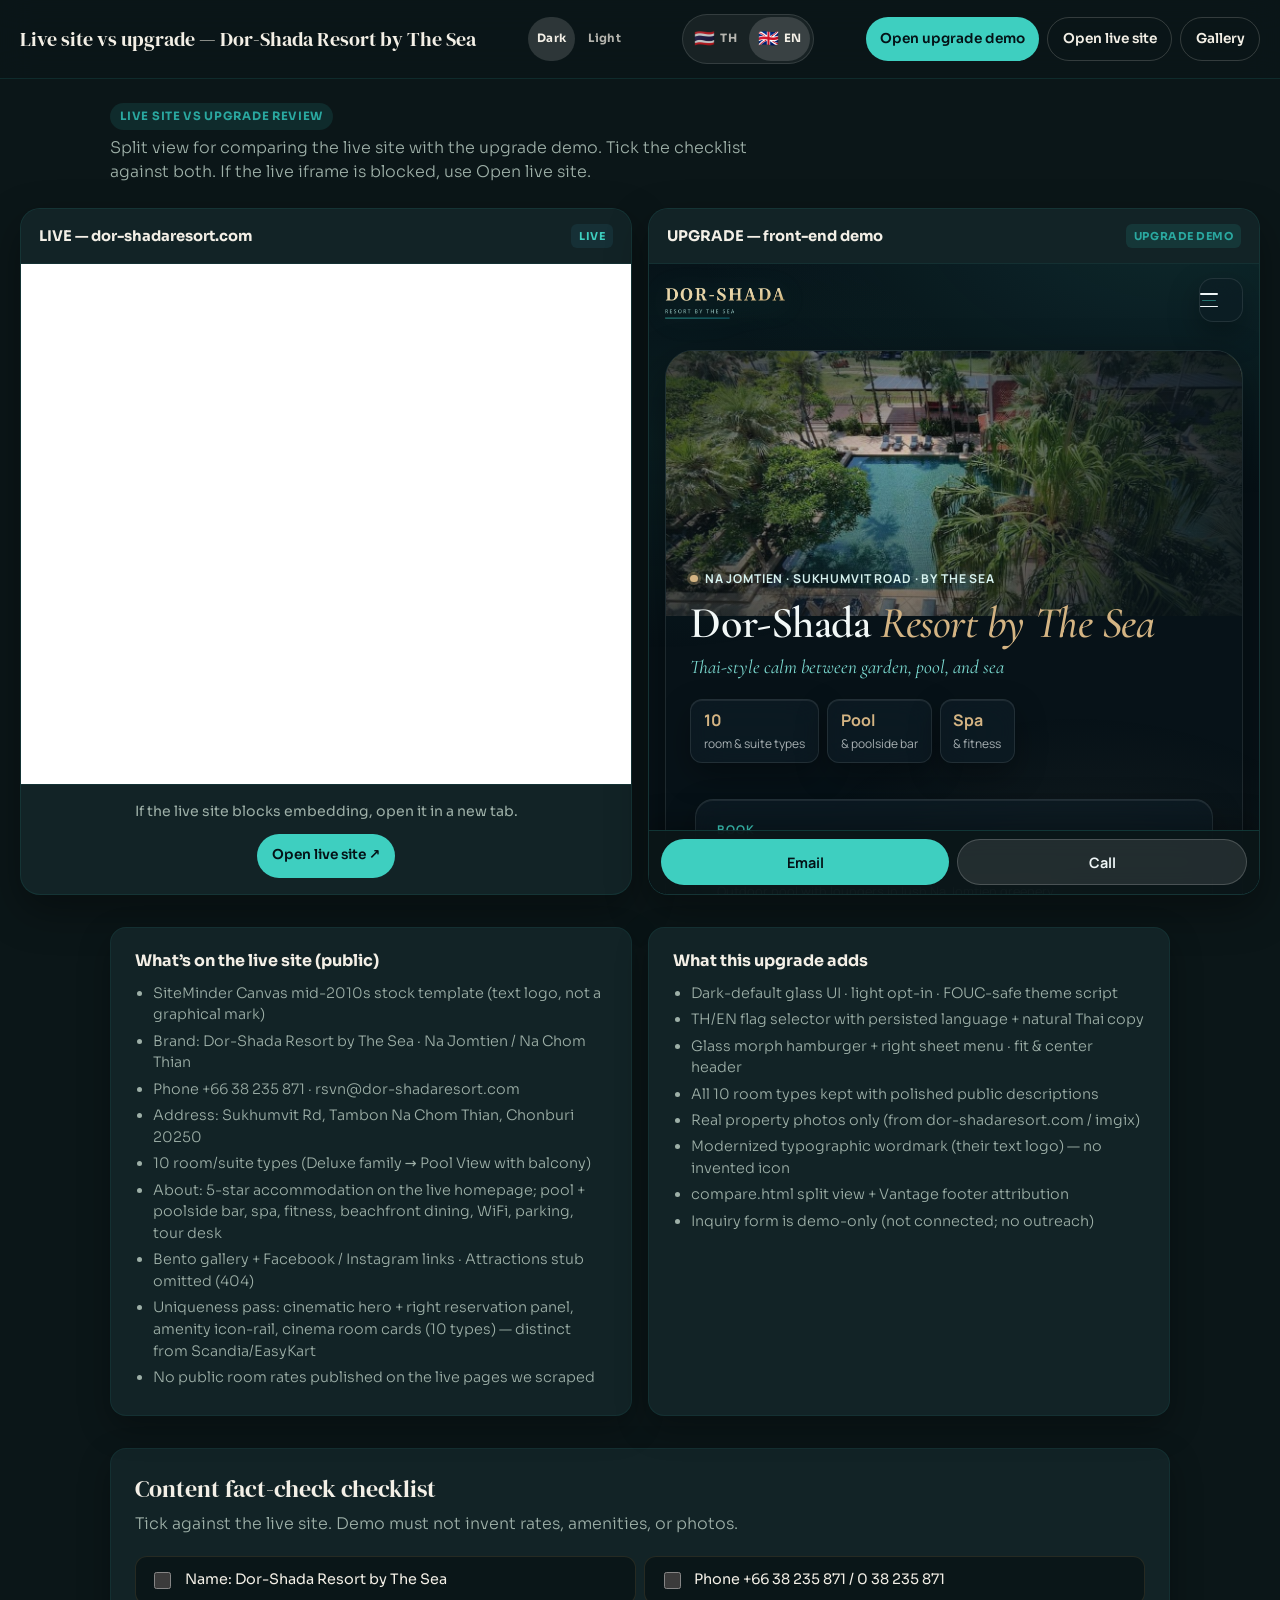
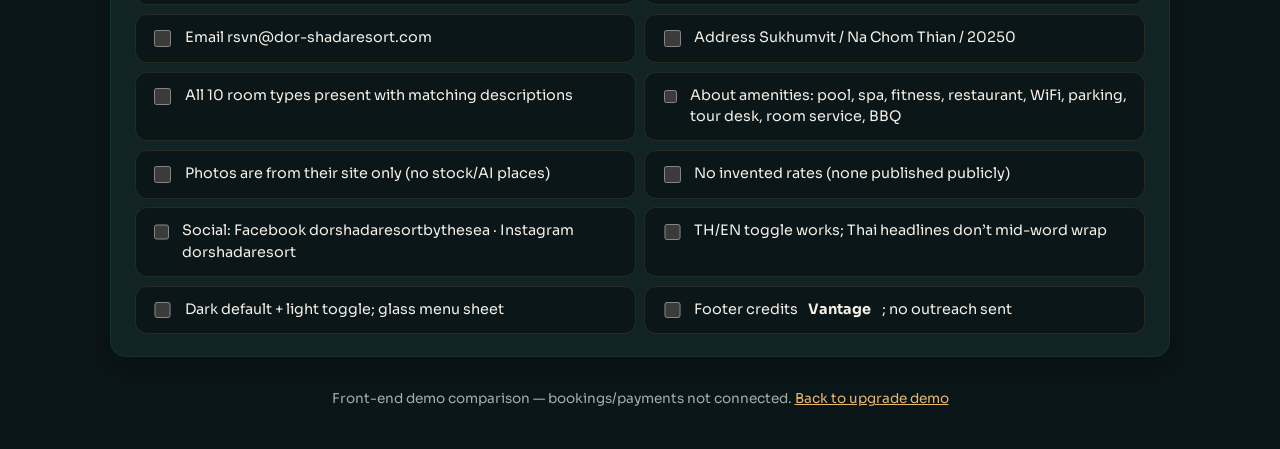
<file: compare.html>
<!DOCTYPE html>
<html lang="en" data-theme="dark">
<head>
  <meta name="robots" content="noindex,nofollow,noarchive">
  <meta charset="UTF-8" />
  <meta name="viewport" content="width=device-width, initial-scale=1, viewport-fit=cover" />
  <script>
    (function () {
      try {
        var t = localStorage.getItem("pattaya-demo-theme");
        if (t !== "light" && t !== "dark") t = "dark";
        document.documentElement.setAttribute("data-theme", t);
        document.documentElement.style.colorScheme = t;
      } catch (e) {
        document.documentElement.setAttribute("data-theme", "dark");
        document.documentElement.style.colorScheme = "dark";
      }
    })();
  </script>
  <meta name="color-scheme" content="dark light" />
  <title>Live site vs upgrade — Dor-Shada Resort by The Sea</title>
  <meta name="description" content="Side-by-side comparison: live dor-shadaresort.com vs the Dor-Shada Resort upgrade demo." />
  <link rel="preconnect" href="https://fonts.googleapis.com" />
  <link rel="preconnect" href="https://fonts.gstatic.com" crossorigin />
  <link href="https://fonts.googleapis.com/css2?family=DM+Serif+Display&family=Sora:wght@400;500;600;700&display=swap" rel="stylesheet" />
  <style>
    :root {
      --cream: #0b1618; --sand: #e8b86d; --ink: #f3efe6; --muted: #9eb0a8;
      --terracotta: #3ecfc0; --ocean: #2aa8a0; --surface: #122326; --bg: #0b1618;
      --font-d: "DM Serif Display", Georgia, serif; --font-b: "Sora", system-ui, sans-serif;
    }
    * { box-sizing: border-box; }
    body { margin: 0; font-family: var(--font-b); color: var(--ink); background: var(--bg); line-height: 1.5; }
    a { color: var(--sand); }
    .top {
      position: sticky; top: 0; z-index: 50;
      background: rgba(11,22,24,0.92); backdrop-filter: blur(16px) saturate(1.3); -webkit-backdrop-filter: blur(16px) saturate(1.3);
      border-bottom: 1px solid rgba(42,168,160,0.15); padding: 0.85rem 1.25rem;
      display: flex; flex-wrap: wrap; gap: 0.75rem; align-items: center; justify-content: space-between;
    }
    .top h1 { font-family: var(--font-d); font-size: 1.25rem; margin: 0; font-weight: 400; }
    .top-nav { display: flex; flex-wrap: wrap; gap: 0.5rem; }
    .btn {
      display: inline-flex; align-items: center; padding: 0.5rem 0.9rem; border-radius: 999px;
      text-decoration: none; font-weight: 600; font-size: 0.85rem;
    }
    .btn-primary { background: var(--terracotta); color: #041216; }
    .btn-ghost { background: transparent; color: var(--ink); border: 1px solid rgba(243,239,230,0.18); }
    .intro { max-width: 1100px; margin: 0 auto; padding: 1.5rem 1.25rem 0.5rem; }
    .intro p { color: var(--muted); margin: 0.4rem 0 0; max-width: 42rem; font-weight: 300; }
    .badge {
      display: inline-block; font-size: 0.72rem; font-weight: 700; letter-spacing: 0.06em;
      text-transform: uppercase; color: var(--ocean); background: rgba(42,168,160,0.14); padding: 0.3rem 0.65rem; border-radius: 999px;
    }
    .split { display: grid; gap: 1rem; max-width: 1400px; margin: 0 auto; padding: 1rem 1.25rem 2rem; }
    @media (min-width: 960px) { .split { grid-template-columns: 1fr 1fr; min-height: 72dvh; } }
    .panel {
      background: var(--surface); border-radius: 20px; overflow: hidden;
      box-shadow: 0 16px 40px rgba(0,0,0,0.35); display: flex; flex-direction: column;
      border: 1px solid rgba(42,168,160,0.12);
    }
    .panel-head {
      padding: 0.9rem 1.1rem; display: flex; flex-wrap: wrap; gap: 0.5rem; align-items: center;
      justify-content: space-between; border-bottom: 1px solid rgba(42,168,160,0.1); background: #122326;
    }
    .panel-head h2 { margin: 0; font-size: 0.92rem; }
    .tag { font-size: 0.68rem; font-weight: 700; text-transform: uppercase; letter-spacing: 0.05em; padding: 0.25rem 0.5rem; border-radius: 6px; }
    .tag-old { background: #163036; color: #3ecfc0; }
    .tag-new { background: rgba(42,168,160,0.15); color: var(--ocean); }
    .frame-wrap { position: relative; flex: 1; min-height: 520px; background: #0a1618; }
    .frame-wrap iframe { position: absolute; inset: 0; width: 100%; height: 100%; border: 0; background: #122326; }
    .fallback {
      position: relative; padding: 1rem; text-align: center; border-top: 1px solid rgba(42,168,160,0.12);
      color: var(--muted); font-size: 0.88rem;
    }
    .fallback p { margin: 0 0 0.75rem; }
    .old-bullets, .checklist { max-width: 1100px; margin: 0 auto 2rem; padding: 0 1.25rem; }
    .old-bullets { display: grid; gap: 1rem; }
    @media (min-width: 800px) { .old-bullets { grid-template-columns: 1fr 1fr; } }
    .bullet-card, .checklist-card {
      background: var(--surface); border-radius: 16px; padding: 1.35rem 1.5rem;
      box-shadow: 0 12px 32px rgba(0,0,0,0.3); border: 1px solid rgba(42,168,160,0.1);
    }
    .bullet-card h3 { margin: 0 0 0.6rem; font-size: 1rem; }
    .checklist-card h2 { font-family: var(--font-d); margin: 0 0 0.35rem; font-size: 1.5rem; font-weight: 400; }
    .checklist-card > p { color: var(--muted); margin: 0 0 1.25rem; font-weight: 300; }
    .bullet-card ul { margin: 0; padding-left: 1.1rem; color: var(--muted); font-size: 0.9rem; font-weight: 300; }
    .bullet-card li { margin-bottom: 0.3rem; }
    .checks { list-style: none; padding: 0; margin: 0; display: grid; gap: 0.55rem; }
    @media (min-width: 700px) { .checks { grid-template-columns: 1fr 1fr; } }
    .checks li {
      display: flex; gap: 0.65rem; align-items: flex-start; padding: 0.75rem 0.9rem;
      background: #0a1618; border-radius: 12px; font-size: 0.9rem; border: 1px solid rgba(232,184,109,0.12);
    }
    .checks input { margin-top: 0.2rem; accent-color: var(--sand); width: 1.05rem; height: 1.05rem; }
    footer { text-align: center; padding: 0 1.25rem 2.5rem; color: var(--muted); font-size: 0.85rem; }
  
    .lang-switch {
      display: inline-flex; align-items: center; gap: 0.2rem; padding: 0.15rem;
      border-radius: 999px; background: rgba(255,255,255,0.06);
      border: 1px solid rgba(255,255,255,0.12);
    }
    .lang-btn, .theme-btn {
      display: inline-flex; align-items: center; justify-content: center; gap: 0.28rem;
      min-width: 44px; min-height: 44px; padding: 0.35rem 0.55rem; border: 0;
      border-radius: 999px; background: transparent; color: inherit; cursor: pointer;
      font: inherit; font-size: 0.72rem; font-weight: 700; letter-spacing: 0.04em; opacity: 0.72;
      touch-action: manipulation; -webkit-tap-highlight-color: transparent;
    }
    .lang-btn .flag { font-size: 1.05rem; line-height: 1; }
    .lang-btn[aria-pressed="true"], .theme-btn[aria-pressed="true"] { background: rgba(255,255,255,0.14); opacity: 1; }
    .lang-btn:hover, .lang-btn:focus-visible, .theme-btn:hover, .theme-btn:focus-visible { opacity: 1; }

    /* mobile-polish-compare */

    html {
      -webkit-text-size-adjust: 100%;
      text-size-adjust: 100%;
      overflow-x: clip;
    }
    body {
      overflow-x: clip;
      max-width: 100%;
      padding-left: env(safe-area-inset-left, 0px);
      padding-right: env(safe-area-inset-right, 0px);
      padding-bottom: env(safe-area-inset-bottom, 0px);
      -webkit-tap-highlight-color: transparent;
    }
    .top {
      padding-top: calc(0.85rem + env(safe-area-inset-top, 0px));
      padding-left: calc(1.25rem + env(safe-area-inset-left, 0px));
      padding-right: calc(1.25rem + env(safe-area-inset-right, 0px));
    }
    .btn {
      min-height: 44px;
      touch-action: manipulation;
      -webkit-tap-highlight-color: transparent;
    }
    .lang-btn, .theme-btn { touch-action: manipulation; }
    .frame-wrap {
      min-height: min(70vh, 520px);
      min-height: min(62dvh, 520px);
    }
    @media (min-width: 960px) {
      .split { min-height: 72dvh; }
    }
    html[lang="th"] body { line-height: 1.7; word-break: normal; overflow-wrap: break-word; line-break: strict; }
    html[lang="th"] .top h1 { line-height: 1.35; word-break: keep-all; overflow-wrap: normal; line-break: strict; }
    @media (max-width: 430px) {
      .top { gap: 0.5rem; }
      .top h1 { font-size: 1.05rem; }
      .top-nav { width: 100%; }
      .top-nav .btn { flex: 1 1 auto; justify-content: center; }
      .frame-wrap { min-height: min(62dvh, 420px); }
      .intro, .split, .checklist, .old-bullets, footer {
        padding-left: max(0.85rem, env(safe-area-inset-left, 0px));
        padding-right: max(0.85rem, env(safe-area-inset-right, 0px));
      }
      .lang-btn .lang-code { display: none; }
      .lang-btn { min-width: 44px; padding: 0.4rem; }
    }
    @media (prefers-reduced-motion: reduce) {
      .top {
        backdrop-filter: blur(8px) saturate(1.1);
        -webkit-backdrop-filter: blur(8px) saturate(1.1);
      }
    }

    [data-theme="light"] {
      color-scheme: light;
      --ink: #122022; --muted: #5f6e68; --bg: #f6f3ee; --surface: #ffffff;
      --terracotta: #14948a; --ocean: #14948a; --sand: #b8915a;
    }
    [data-theme="light"] .top {
      background: color-mix(in srgb, #ffffff 82%, transparent);
      border-bottom-color: rgba(18,32,34,0.1);
    }
    [data-theme="light"] .btn-ghost { border-color: rgba(18,32,34,0.16); }
    [data-theme="light"] .panel, [data-theme="light"] .check { background: color-mix(in srgb, #ffffff 78%, transparent); border-color: rgba(18,32,34,0.1); }
    [data-theme="light"] .lang-btn[aria-pressed="true"],
    [data-theme="light"] .theme-btn[aria-pressed="true"] { background: rgba(18,32,34,0.1); }

  </style>
</head>
<body>
  <div class="top">
    <h1 data-i18n="chrome.h1">Live site vs upgrade — Dor-Shada Resort by The Sea</h1>
          <div class="theme-switch" role="group" aria-label="Appearance" style="display:inline-flex;gap:0.25rem;align-items:center;">
      <button type="button" class="theme-btn" data-theme-set="dark" aria-pressed="true" title="Dark">Dark</button>
      <button type="button" class="theme-btn" data-theme-set="light" aria-pressed="false" title="Light">Light</button>
    </div>
      <div class="lang-switch" role="group" aria-label="Language">
        <button type="button" class="lang-btn" data-lang="th" aria-pressed="false" title="ไทย"><span class="flag" aria-hidden="true">🇹🇭</span><span class="lang-code">TH</span></button>
        <button type="button" class="lang-btn" data-lang="en" aria-pressed="true" title="English"><span class="flag" aria-hidden="true">🇬🇧</span><span class="lang-code">EN</span></button>
      </div>

    <div class="top-nav">
      <a class="btn btn-primary" href="./index.html" data-i18n="chrome.openNew">Open upgrade demo</a>
      <a class="btn btn-ghost" href="https://www.dor-shadaresort.com/" target="_blank" rel="noopener noreferrer" data-i18n="chrome.openOld">Open live site</a>
      <a class="btn btn-ghost" href="../gallery.html" data-i18n="chrome.gallery">Gallery</a>
    </div>
  </div>

  <div class="intro">
    <span class="badge" data-i18n="chrome.badge">Live site vs upgrade review</span>
    <p data-i18n="chrome.intro">Split view for comparing the live site with the upgrade demo. Tick the checklist against both. If the live iframe is blocked, use Open live site.</p>
  </div>

  <div class="split">
    <section class="panel" aria-label="Old live site">
      <div class="panel-head">
        <h2 data-i18n="chrome.oldPanel">LIVE — dor-shadaresort.com</h2>
        <span class="tag tag-old" data-i18n="chrome.tagLive">Live</span>
      </div>
      <div class="frame-wrap">
        <iframe title="Live Dor-Shada Resort website" src="https://www.dor-shadaresort.com/" loading="lazy" referrerpolicy="no-referrer"></iframe>
      </div>
      <div class="fallback">
        <p data-i18n="chrome.fallback">If the live site doesn’t load in the frame (HTTP / X-Frame), open it in a new tab.</p>
        <a class="btn btn-primary" href="https://www.dor-shadaresort.com/" target="_blank" rel="noopener noreferrer" data-i18n="chrome.openLive">Open live site ↗</a>
      </div>
    </section>
    <section class="panel" aria-label="Upgrade demo">
      <div class="panel-head">
        <h2 data-i18n="chrome.newPanel">UPGRADE — front-end demo</h2>
        <span class="tag tag-new" data-i18n="chrome.tagNew">Upgrade demo</span>
      </div>
      <div class="frame-wrap">
        <iframe title="Dor-Shada Resort upgrade demo" src="./index.html" loading="lazy"></iframe>
      </div>
    </section>
  </div>

  <div class="old-bullets">
    <div class="bullet-card">
      <h3>What’s on the live site (public)</h3>
      <ul>
        <li>SiteMinder Canvas mid-2010s stock template (text logo, not a graphical mark)</li>
        <li>Brand: Dor-Shada Resort by The Sea · Na Jomtien / Na Chom Thian</li>
        <li>Phone +66 38 235 871 · rsvn@dor-shadaresort.com</li>
        <li>Address: Sukhumvit Rd, Tambon Na Chom Thian, Chonburi 20250</li>
        <li>10 room/suite types (Deluxe family → Pool View with balcony)</li>
        <li>About: 5-star accommodation on the live homepage; pool + poolside bar, spa, fitness, beachfront dining, WiFi, parking, tour desk</li>
        <li>Bento gallery + Facebook / Instagram links · Attractions stub omitted (404)</li>
        <li>Uniqueness pass: cinematic hero + right reservation panel, amenity icon-rail, cinema room cards (10 types) — distinct from Scandia/EasyKart</li>
        <li>No public room rates published on the live pages we scraped</li>
      </ul>
    </div>
    <div class="bullet-card">
      <h3>What this upgrade adds</h3>
      <ul>
        <li>Dark-default glass UI · light opt-in · FOUC-safe theme script</li>
        <li>TH/EN flag selector with persisted language + natural Thai copy</li>
        <li>Glass morph hamburger + right sheet menu · fit &amp; center header</li>
        <li>All 10 room types kept with polished public descriptions</li>
        <li>Real property photos only (from dor-shadaresort.com / imgix)</li>
        <li>Modernized typographic wordmark (their text logo) — no invented icon</li>
        <li>compare.html split view + Vantage footer attribution</li>
        <li>Inquiry form is demo-only (not connected; no outreach)</li>
      </ul>
    </div>
  </div>

  <div class="checklist">
    <div class="checklist-card">
      <h2>Content fact-check checklist</h2>
      <p>Tick against the live site. Demo must not invent rates, amenities, or photos.</p>
      <ul class="checks">
        <li><input type="checkbox" /> Name: Dor-Shada Resort by The Sea</li>
        <li><input type="checkbox" /> Phone +66 38 235 871 / 0 38 235 871</li>
        <li><input type="checkbox" /> Email rsvn@dor-shadaresort.com</li>
        <li><input type="checkbox" /> Address Sukhumvit / Na Chom Thian / 20250</li>
        <li><input type="checkbox" /> All 10 room types present with matching descriptions</li>
        <li><input type="checkbox" /> About amenities: pool, spa, fitness, restaurant, WiFi, parking, tour desk, room service, BBQ</li>
        <li><input type="checkbox" /> Photos are from their site only (no stock/AI places)</li>
        <li><input type="checkbox" /> No invented rates (none published publicly)</li>
        <li><input type="checkbox" /> Social: Facebook dorshadaresortbythesea · Instagram dorshadaresort</li>
        <li><input type="checkbox" /> TH/EN toggle works; Thai headlines don’t mid-word wrap</li>
        <li><input type="checkbox" /> Dark default + light toggle; glass menu sheet</li>
        <li><input type="checkbox" /> Footer credits <strong>Vantage</strong>; no outreach sent</li>
      </ul>
    </div>
  </div>

  <footer>
    Front-end demo comparison — bookings/payments not connected. <a href="./index.html">Back to upgrade demo</a>
  </footer>

<script>
(function () {
  const LANG_KEY = "pattaya-demo-lang";
  const dicts = {en: {"meta.title": "Live site vs upgrade — Dor-Shada Resort by The Sea", "chrome.h1": "Live site vs upgrade — Dor-Shada Resort by The Sea", "chrome.openNew": "Open upgrade demo", "chrome.openOld": "Open live site", "chrome.openLive": "Open live site ↗", "chrome.gallery": "Gallery", "chrome.badge": "Live site vs upgrade review", "chrome.intro": "Split view for comparing the live site with the upgrade demo. Tick the checklist against both. If the live iframe is blocked, use Open live site.", "chrome.oldPanel": "LIVE — dor-shadaresort.com", "chrome.tagLive": "Live", "chrome.newPanel": "UPGRADE — front-end demo", "chrome.tagNew": "Upgrade demo", "chrome.fallback": "If the live site blocks embedding, open it in a new tab."}, th: {"meta.title": "เว็บจริงเทียบเวอร์ชันอัปเกรด — ดอร์ชาดา รีสอร์ท บาย เดอะ ซี", "chrome.h1": "เว็บจริงเทียบเวอร์ชันอัปเกรด — ดอร์ชาดา รีสอร์ท บาย เดอะ ซี", "chrome.openNew": "เปิดเดโมอัปเกรด", "chrome.openOld": "เปิดเว็บจริง", "chrome.openLive": "เปิดเว็บจริง ↗", "chrome.gallery": "แกลเลอรี", "chrome.badge": "รีวิวเว็บจริงเทียบอัปเกรด", "chrome.intro": "มุมมองคู่เพื่อเทียบเว็บจริงกับเดโมอัปเกรด ติ๊กเช็กลิสต์กับทั้งสองฝั่ง หาก iframe เว็บจริงถูกบล็อก ให้ใช้ปุ่มเปิดเว็บจริง", "chrome.oldPanel": "เว็บจริง — dor-shadaresort.com", "chrome.tagLive": "ออนไลน์", "chrome.newPanel": "อัปเกรด — เดโมหน้าบ้าน", "chrome.tagNew": "เดโมอัปเกรด", "chrome.fallback": "หากเว็บจริงบล็อกการฝัง กรุณาเปิดในแท็บใหม่"}};
  function detect() {
    try { const s = localStorage.getItem(LANG_KEY); if (s === "th" || s === "en") return s; } catch(_){}
    return ((navigator.language||"en").toLowerCase().startsWith("th")) ? "th" : "en";
  }
  function apply(lang) {
    const dict = dicts[lang]; if (!dict) return;
    document.documentElement.lang = lang;
    try { localStorage.setItem(LANG_KEY, lang); } catch(_){}
    document.querySelectorAll("[data-i18n]").forEach(el => { if (dict[el.getAttribute("data-i18n")] != null) el.textContent = dict[el.getAttribute("data-i18n")]; });
    document.querySelectorAll("[data-i18n-html]").forEach(el => { if (dict[el.getAttribute("data-i18n-html")] != null) el.innerHTML = dict[el.getAttribute("data-i18n-html")]; });
    if (dict["meta.title"]) document.title = dict["meta.title"];
    document.querySelectorAll(".lang-switch .lang-btn").forEach(btn => btn.setAttribute("aria-pressed", String(btn.getAttribute("data-lang") === lang)));
  }
  apply(detect());
  document.querySelectorAll(".lang-switch .lang-btn").forEach(btn => btn.addEventListener("click", () => {
    const next = btn.getAttribute("data-lang");
    if (next) apply(next);
  }));
})();
</script>


<script>
(function(){
  var KEY="pattaya-demo-theme";
  function apply(t){
    t = t==="light"?"light":"dark";
    document.documentElement.setAttribute("data-theme", t);
    document.documentElement.style.colorScheme = t;
    try{localStorage.setItem(KEY,t);}catch(e){}
    document.querySelectorAll(".theme-btn").forEach(function(b){
      b.setAttribute("aria-pressed", String(b.getAttribute("data-theme-set")===t));
    });
  }
  apply(document.documentElement.getAttribute("data-theme")||"dark");
  document.querySelectorAll(".theme-btn").forEach(function(b){
    b.addEventListener("click", function(){ apply(b.getAttribute("data-theme-set")); });
  });
})();
</script>
</body>
</html>
</file>
<file: styles.css>
/* Dor-Shada — immersive resort portfolio (uniqueness pass 2026-09-30) */
:root {
  --bg-elevated: #0e1c24;
  --glass: color-mix(in srgb, var(--surface) 72%, transparent);
  --glass-border: rgba(232, 240, 242, 0.1);
  --glass-highlight: inset 0 1px 0 rgba(255, 255, 255, 0.08);
  --shadow-soft: 0 12px 32px rgba(0, 0, 0, 0.32);
  --hairline: 1px solid color-mix(in srgb, var(--ink) 12%, transparent);
  --bg: #071218;
  --sand: #d4b483;
  --ink: #eef5f6;
  --muted: #93a8ae;
  --teal: #3ecfc0;
  --teal-deep: #1a9aaa;
  --gold: #d4b483;
  --gold-deep: #b8915a;
  --lush: #1a6b5c;
  --terracotta: var(--teal);
  --terracotta-deep: var(--teal-deep);
  --ocean: var(--teal);
  --ocean-soft: rgba(62, 207, 192, 0.14);
  --brand-gold: var(--gold);
  --brand-gold-deep: var(--gold-deep);
  --surface: #0e1c24;
  --surface-2: #152a34;
  --shadow: 0 18px 45px rgba(0, 0, 0, 0.45);
  --ease: cubic-bezier(0.22, 1, 0.36, 1);
  --font-display: "Cormorant Garamond", Georgia, serif;
  --font-body: "Manrope", system-ui, sans-serif;
  --radius: 18px;
  --on-photo: #f2f8f7;
  color-scheme: dark;
}
[data-theme="light"] {
  color-scheme: light;
  --bg: #f0f6f4;
  --bg-elevated: #ffffff;
  --surface: #ffffff;
  --surface-2: #e4eeeb;
  --ink: #0e1c24;
  --muted: #5a6e74;
  --glass: color-mix(in srgb, #ffffff 78%, transparent);
  --glass-border: rgba(14, 28, 36, 0.1);
  --glass-highlight: inset 0 1px 0 rgba(255, 255, 255, 0.95);
  --shadow: 0 16px 40px rgba(14, 40, 48, 0.1);
  --shadow-soft: 0 8px 24px rgba(14, 40, 48, 0.08);
  --teal: #14948a; --teal-deep: #0f7570; --sand: #b8915a; --gold: #b8915a; --gold-deep: #967445;
  --terracotta: var(--teal); --terracotta-deep: var(--teal-deep);
  --ocean: var(--teal); --ocean-soft: rgba(20, 148, 138, 0.12);
  --brand-gold: var(--gold); --brand-gold-deep: var(--gold-deep);
  --on-photo: #f2f8f7;
}
*, *::before, *::after { box-sizing: border-box; }
html { scroll-behavior: smooth; overflow-x: clip; }
body {
  margin: 0; font-family: var(--font-body); color: var(--ink);
  background: var(--bg); line-height: 1.6; overflow-x: clip;
}
img { max-width: 100%; display: block; height: auto; }
a { color: inherit; }
button, input, select, textarea { font: inherit; }
.container { width: min(1160px, calc(100% - 2.5rem)); margin-inline: auto; }
.visually-hidden {
  position: absolute; width: 1px; height: 1px; padding: 0; margin: -1px;
  overflow: hidden; clip: rect(0,0,0,0); white-space: nowrap; border: 0;
}
.lush-mesh {
  position: fixed; inset: 0; z-index: -1; pointer-events: none;
  background:
    radial-gradient(900px 520px at 88% -8%, rgba(62, 207, 192, 0.12), transparent 55%),
    radial-gradient(700px 420px at 0% 28%, rgba(26, 107, 92, 0.14), transparent 50%),
    radial-gradient(640px 400px at 70% 100%, rgba(212, 180, 131, 0.07), transparent 45%);
}
.glass {
  background: var(--glass);
  backdrop-filter: blur(16px) saturate(1.4);
  -webkit-backdrop-filter: blur(16px) saturate(1.4);
  border: 1px solid var(--glass-border);
  box-shadow: var(--glass-highlight), var(--shadow-soft);
}
.site-header {
  position: sticky; top: 0; z-index: 100;
  transition: background 0.35s var(--ease), box-shadow 0.35s, backdrop-filter 0.35s;
}
.site-header.scrolled {
  background: var(--glass);
  backdrop-filter: blur(16px) saturate(1.3);
  -webkit-backdrop-filter: blur(16px) saturate(1.3);
  box-shadow: 0 1px 0 rgba(62,207,192,0.12), 0 12px 36px rgba(0,0,0,0.35);
}
.nav { display: flex; align-items: center; gap: 0.75rem; padding: 0.85rem 0; min-height: 4.25rem; min-width: 0; }
.logo { display: flex; align-items: center; text-decoration: none; margin-right: auto; flex-shrink: 0; }
.logo-img--ds { height: 2.75rem; width: auto; max-width: min(220px, 46vw); filter: drop-shadow(0 4px 14px rgba(62,207,192,0.2)); }
.nav-links { display: none; gap: 1.1rem; align-items: center; }
.nav-links a {
  text-decoration: none; font-size: 0.86rem; font-weight: 500; color: var(--muted);
  transition: color 0.25s; white-space: nowrap;
}
.nav-links a:hover, .nav-links a:focus-visible { color: var(--teal); }
.nav-compare { color: var(--gold) !important; font-weight: 600 !important; }
.nav-cta {
  display: none; text-decoration: none; font-weight: 600; font-size: 0.86rem;
  padding: 0.55rem 1.05rem; border-radius: 999px;
  background: linear-gradient(135deg, var(--teal), var(--teal-deep)); color: #041216;
  box-shadow: 0 8px 20px rgba(26, 154, 170, 0.3);
  transition: transform 0.25s var(--ease); white-space: nowrap;
}
.nav-cta:hover { transform: translateY(-2px); }
.header-tools { display: flex; align-items: center; gap: 0.4rem; flex-shrink: 0; }
.btn {
  display: inline-flex; align-items: center; justify-content: center;
  padding: 0.85rem 1.3rem; border-radius: 999px; text-decoration: none;
  font-weight: 600; font-size: 0.9rem; border: 0; cursor: pointer;
  transition: transform 0.25s var(--ease), box-shadow 0.25s;
}
.btn:hover { transform: translateY(-2px); }
.btn:focus-visible { outline: 3px solid rgba(62, 207, 192, 0.45); outline-offset: 3px; }
.btn-primary {
  background: linear-gradient(135deg, var(--teal), var(--teal-deep));
  color: #041216; box-shadow: 0 12px 28px rgba(26, 154, 170, 0.32);
}
.btn-outline { background: transparent; border: 1.5px solid color-mix(in srgb, var(--ink) 18%, transparent); color: var(--ink); }
.btn-ghost {
  background: color-mix(in srgb, var(--on-photo) 8%, transparent);
  border: 1px solid color-mix(in srgb, var(--on-photo) 22%, transparent);
  color: var(--on-photo); font-size: 0.85rem; padding: 0.65rem 1rem;
}
.btn-cream { background: var(--gold); color: #1a1408; width: 100%; }
.btn-cream-inline { background: var(--gold); color: #1a1408; margin-right: 0.5rem; }
.btn-on-dark { border-color: rgba(255,255,255,0.4); color: #fff; }

/* ===== CINEMATIC HERO — photo dominant + RIGHT reserve panel ===== */
.cin-hero { padding: 1.1rem 0 0; }
.cin-hero__frame {
  position: relative; overflow: hidden;
  border-radius: calc(var(--radius) + 10px);
  min-height: min(78vh, 740px);
  isolation: isolate;
  border: 1px solid var(--glass-border);
  box-shadow: var(--shadow);
  display: grid;
  grid-template-columns: 1fr;
}
.cin-hero__photo {
  position: absolute; inset: 0; width: 100%; height: 100%;
  object-fit: cover; object-position: center 45%;
}
.cin-hero__veil {
  position: absolute; inset: 0; z-index: 1; pointer-events: none;
  background:
    linear-gradient(90deg, rgba(7,18,24,0.55) 0%, rgba(7,18,24,0.15) 42%, rgba(7,18,24,0.72) 78%, rgba(7,18,24,0.88) 100%),
    linear-gradient(180deg, rgba(7,18,24,0.4) 0%, transparent 40%, rgba(7,18,24,0.5) 100%);
}
.cin-hero__copy {
  position: relative; z-index: 2;
  padding: clamp(1.35rem, 4vw, 2.5rem);
  color: var(--on-photo);
  max-width: 28rem;
  align-self: end;
  padding-bottom: clamp(1.5rem, 4vw, 2.5rem);
}
.cin-eyebrow {
  display: inline-flex; align-items: center; gap: 0.45rem;
  font-size: 0.76rem; font-weight: 700; letter-spacing: 0.07em; text-transform: uppercase;
  margin-bottom: 0.75rem; color: color-mix(in srgb, var(--on-photo) 85%, var(--teal));
}
.cin-dot { width: 0.45rem; height: 0.45rem; border-radius: 50%; background: var(--gold); box-shadow: 0 0 0 3px rgba(212,180,131,0.28); }
.cin-hero h1 {
  font-family: var(--font-display);
  font-size: clamp(2.5rem, 5.5vw, 4rem);
  line-height: 1.05; margin: 0 0 0.35rem; font-weight: 600; letter-spacing: -0.01em;
}
.cin-hero h1 em { font-style: italic; color: var(--gold); font-weight: 500; }
.cin-tagline {
  font-family: var(--font-display); font-style: italic; font-size: 1.2rem;
  color: color-mix(in srgb, var(--teal) 65%, var(--on-photo)); margin: 0 0 1rem;
}
.cin-stats { display: flex; flex-wrap: wrap; gap: 0.5rem; }
.cin-stat { border-radius: 12px; padding: 0.55rem 0.8rem; display: flex; flex-direction: column; }
.cin-stat strong { font-size: 1rem; color: var(--gold); }
.cin-stat span { font-size: 0.68rem; color: color-mix(in srgb, var(--on-photo) 68%, transparent); }

/* Reservation panel — RIGHT tall glass; ≥5% inset vs FRAME (absolute on desktop) */
.cin-reserve {
  position: relative; z-index: 3;
  margin: 0 5% 5% auto;
  width: min(22rem, calc(100% - 10%));
  border-radius: 18px;
  padding: 1.25rem 1.3rem;
  display: flex; flex-direction: column; gap: 0.45rem;
  color: var(--ink);
  align-self: center;
  box-sizing: border-box;
}
.cin-reserve__label {
  font-size: 0.72rem; font-weight: 700; letter-spacing: 0.1em; text-transform: uppercase;
  color: var(--teal); margin: 0;
}
.cin-reserve strong { font-size: 1.05rem; }
.cin-reserve > span { font-size: 0.8rem; color: var(--muted); }
.cin-reserve__lead {
  font-size: 0.82rem; color: var(--muted); font-weight: 300; margin: 0.35rem 0 0.5rem;
  display: -webkit-box; -webkit-line-clamp: 5; -webkit-box-orient: vertical; overflow: hidden;
}
.cin-reserve .btn { width: 100%; margin-top: 0.15rem; }
.cin-reserve .btn-ghost { color: var(--ink); border-color: color-mix(in srgb, var(--ink) 18%, transparent); background: transparent; }

@media (min-width: 900px) {
  /* Single column — reserve is absolute so % insets resolve vs .cin-hero__frame */
  .cin-hero__frame {
    grid-template-columns: 1fr;
    align-items: stretch;
  }
  .cin-hero__copy {
    grid-column: 1; align-self: end;
    max-width: min(32rem, calc(58% - 1rem));
    padding-bottom: 2.5rem;
    padding-right: 1rem;
  }
  .cin-reserve {
    position: absolute;
    right: 5%;
    top: 5%;
    bottom: 5%;
    width: min(22rem, 32%);
    max-width: calc(100% - 10%);
    margin: 0;
    max-height: calc(100% - 10%);
    justify-content: center;
    align-self: auto;
    overflow-y: auto;
  }
  .cin-reserve__lead { -webkit-line-clamp: 8; }
}
@media (max-width: 899.98px) {
  .cin-hero__frame { min-height: auto; }
  .cin-hero__photo { position: relative; min-height: 42vh; height: 42vh; }
  .cin-hero__veil { position: absolute; inset: 0; height: 42vh; }
  .cin-hero__copy {
    margin-top: -4rem; padding-top: 0; max-width: none;
  }
  .cin-reserve {
    position: relative;
    /* sides ≥5% of frame width; bottom uses rem so it stays comfortable vs tall stacked frame */
    margin: 0.75rem 5% 3rem;
    width: auto;
    max-width: none;
  }
}

.loc-ribbon {
  margin-top: 1.35rem;
  background: linear-gradient(90deg, #0f3d3f, #1a6b6b 50%, #0f3d3f);
  color: #fff; padding: 1.1rem 0; text-align: center;
}
.loc-ribbon p { margin: 0; font-size: 1.02rem; font-weight: 300; }
.loc-ribbon strong { font-weight: 600; }

.section-label {
  display: inline-block; font-size: 0.75rem; font-weight: 700; letter-spacing: 0.08em;
  text-transform: uppercase; color: var(--teal); margin-bottom: 0.5rem;
}
.section-label.light { color: #d8fff8; }
.section-head { max-width: 38rem; margin-bottom: 1.5rem; }
.section-head h2, .about-cin h2 {
  font-family: var(--font-display); font-size: clamp(1.95rem, 3.5vw, 2.85rem);
  margin: 0 0 0.55rem; font-weight: 600; letter-spacing: -0.01em;
}
.section-head p { color: var(--muted); margin: 0; font-weight: 300; }

/* Amenity icon rail */
.amenity-ribbon { padding: 3.25rem 0 2.5rem; }
.icon-rail {
  display: flex; gap: 0.6rem; overflow-x: auto; padding-bottom: 0.5rem;
  scroll-snap-type: x mandatory; -webkit-overflow-scrolling: touch;
}
.icon-rail__item {
  flex: 0 0 auto; scroll-snap-align: start;
  display: flex; flex-direction: column; align-items: flex-start; gap: 0.45rem;
  padding: 1rem 1.15rem; border-radius: 16px; min-width: 9.5rem; max-width: 12rem;
  font-size: 0.82rem; font-weight: 500;
}
.icon-rail__item > .rail-icon {
  width: 1.4rem; height: 1.4rem; flex-shrink: 0;
  color: var(--teal); display: block;
}
.icon-rail__item > .rail-icon svg { width: 100%; height: 100%; display: block; }
.amenity-photos {
  display: grid; gap: 0.65rem; margin-top: 1.25rem;
  grid-template-columns: repeat(3, 1fr);
}
.amenity-photos img {
  width: 100%; aspect-ratio: 4/3; object-fit: cover; border-radius: 14px;
  border: 1px solid var(--glass-border);
}
@media (max-width: 600px) {
  .amenity-photos { grid-template-columns: 1fr; }
  .amenity-photos img:nth-child(n+3) { display: none; }
}

/* Cinema rooms */
.cinema-rooms { padding: 2rem 0 3rem; }
.feat-ribbon { display: flex; flex-wrap: wrap; gap: 0.45rem; margin-bottom: 1.25rem; }
.chip {
  display: inline-flex; padding: 0.4rem 0.8rem; border-radius: 999px;
  font-size: 0.78rem; font-weight: 600;
}
.cinema-sub {
  font-family: var(--font-display); font-size: 1.5rem; font-weight: 600; margin: 0 0 1rem;
}
.cinema-track {
  display: flex; gap: 1rem; overflow-x: auto; padding: 0.25rem max(1.25rem, calc((100vw - 1160px) / 2 + 1.25rem)) 1rem;
  scroll-snap-type: x mandatory; -webkit-overflow-scrolling: touch;
}
.cinema-card {
  flex: 0 0 min(20rem, 78vw); scroll-snap-align: start;
  border-radius: 18px; overflow: hidden; display: flex; flex-direction: column;
}
.cinema-card__media { aspect-ratio: 16/11; overflow: hidden; }
.cinema-card__media img { width: 100%; height: 100%; object-fit: cover; transition: transform 0.55s var(--ease); }
.cinema-card:hover .cinema-card__media img { transform: scale(1.04); }
.cinema-card__body { padding: 1.1rem 1.15rem 1.25rem; display: flex; flex-direction: column; gap: 0.45rem; flex: 1; }
.cinema-card h3 { margin: 0; font-family: var(--font-display); font-size: 1.25rem; font-weight: 600; }
.cinema-card p { margin: 0; color: var(--muted); font-size: 0.84rem; font-weight: 300; flex: 1; }
.room-meta { display: flex; flex-wrap: wrap; gap: 0.35rem; }
.room-meta .chip {
  background: color-mix(in srgb, var(--teal) 14%, transparent);
  border: 1px solid color-mix(in srgb, var(--teal) 28%, transparent);
  color: var(--teal); font-size: 0.72rem;
}

/* Bento gallery */
.bento-gal { padding: 2rem 0 3.5rem; }
.bento {
  display: grid; gap: 0.65rem;
  grid-template-columns: repeat(6, 1fr);
  grid-auto-rows: minmax(110px, 16vw);
}
.bento figure { margin: 0; border-radius: 14px; overflow: hidden; grid-column: span 2; border: 1px solid var(--glass-border); }
.bento figure.tall { grid-row: span 2; }
.bento img { width: 100%; height: 100%; object-fit: cover; }
@media (max-width: 800px) {
  .bento { grid-template-columns: repeat(2, 1fr); grid-auto-rows: minmax(120px, 28vw); }
  .bento figure { grid-column: span 1; }
  .bento figure.tall { grid-row: span 2; }
}

/* About — visual LEFT (reverse of typical copy-left) */
.about-cin { padding: 2rem 0 3.5rem; }
.about-cin__grid { display: grid; gap: 1.75rem; align-items: center; }
@media (min-width: 900px) {
  .about-cin__grid { grid-template-columns: 0.95fr 1.05fr; }
}
.about-cin__visual img {
  width: 100%; border-radius: calc(var(--radius) + 4px); aspect-ratio: 5/4; object-fit: cover;
  border: 1px solid var(--glass-border); box-shadow: var(--shadow);
}
.about-cin p { color: var(--muted); font-weight: 300; margin: 0 0 0.85rem; }

/* Inquiry */
.inquiry {
  padding: 3.5rem 0;
  background: linear-gradient(145deg, #0a2a2e 0%, #134848 50%, color-mix(in srgb, var(--gold) 22%, #0a2a2e) 100%);
  color: #fff;
}
.inquiry-wrap { display: grid; gap: 2rem; }
@media (min-width: 860px) { .inquiry-wrap { grid-template-columns: 0.9fr 1.1fr; } }
.inquiry-intro h2 { font-family: var(--font-display); font-weight: 600; font-size: clamp(1.9rem, 3vw, 2.6rem); margin: 0 0 0.6rem; }
.inquiry-intro p { opacity: 0.9; margin: 0 0 1.15rem; max-width: 26rem; font-weight: 300; }
.inquiry-form { border-radius: var(--radius); padding: 1.35rem; color: var(--ink); }
.form-row { display: grid; gap: 0.85rem; margin-bottom: 0.85rem; }
@media (min-width: 560px) { .form-row { grid-template-columns: 1fr 1fr; } }
.field { display: flex; flex-direction: column; gap: 0.35rem; margin-bottom: 0.85rem; }
.form-row .field { margin-bottom: 0; }
.field label { font-size: 0.8rem; font-weight: 600; color: var(--muted); }
.inquiry-form input, .inquiry-form select, .inquiry-form textarea {
  width: 100%; padding: 0.75rem 0.9rem; border-radius: 12px;
  border: 1px solid var(--glass-border); background: var(--surface-2); color: var(--ink);
}
.inquiry-form input:focus, .inquiry-form select:focus, .inquiry-form textarea:focus {
  outline: 2px solid color-mix(in srgb, var(--teal) 55%, transparent); outline-offset: 1px;
}
.form-note { font-size: 0.78rem; color: var(--muted); margin: 0.75rem 0 0; }

/* Contact */
.contact-cin { padding: 3.5rem 0 2.5rem; }
.contact-tri { display: grid; gap: 0.75rem; margin-bottom: 1.25rem; }
@media (min-width: 720px) { .contact-tri { grid-template-columns: repeat(3, 1fr); } }
.contact-tile { border-radius: 16px; padding: 1.15rem 1.25rem; }
.contact-tile h3 { margin: 0 0 0.4rem; font-size: 0.85rem; color: var(--teal); text-transform: uppercase; letter-spacing: 0.06em; }
.contact-tile a { color: var(--gold); font-weight: 600; text-decoration: none; }
.fax { font-size: 0.78rem; color: var(--muted); margin: 0.35rem 0 0; }
.social-row { display: flex; gap: 0.75rem; margin-top: 0.65rem; font-size: 0.9rem; }
.contact-actions { display: flex; flex-wrap: wrap; gap: 0.55rem; }

/* Extras + footer */
.extras { padding: 2rem 0 4rem; }
.extras-grid { display: grid; gap: 1rem; }
@media (min-width: 800px) { .extras-grid { grid-template-columns: 1fr 1fr; } }
.extras-card { border-radius: var(--radius); padding: 1.5rem 1.4rem; }
.extras-card h2 { font-family: var(--font-display); font-weight: 600; font-size: 1.5rem; margin: 0 0 0.5rem; }
.extras-intro, .extras-card p { color: var(--muted); font-weight: 300; }
.extras-list { margin: 0.75rem 0; padding-left: 1.1rem; color: var(--muted); }
.seo-note, .care-price { font-size: 0.85rem; color: var(--muted); }
.care-price { font-weight: 600; color: var(--gold); }

.site-footer {
  background: #040c10; color: rgba(238,245,246,0.85); padding: 2.5rem 0 6rem;
  border-top: 1px solid rgba(62,207,192,0.12);
}
.footer-grid { display: grid; gap: 1.5rem; }
@media (min-width: 720px) { .footer-grid { grid-template-columns: 1.4fr 1fr; align-items: end; } }
.footer-addr, .footer-demo { font-size: 0.85rem; color: var(--muted); }
.vantage-attr { display: flex; align-items: flex-start; gap: 0.65rem; font-size: 0.85rem; }
.vantage-attr img { height: 1.6rem; width: auto; flex-shrink: 0; }

.reveal { opacity: 0; transform: translateY(16px); transition: opacity 0.7s var(--ease), transform 0.7s var(--ease); }
.reveal.in { opacity: 1; transform: none; }
.reveal.delay-1 { transition-delay: 0.1s; }

html[lang="th"] h1, html[lang="th"] h2, html[lang="th"] h3, html[lang="th"] h4 {
  word-break: keep-all; line-break: strict; overflow-wrap: normal;
  font-family: "Noto Sans Thai", var(--font-body);
}
html[lang="th"] .cin-hero h1, html[lang="th"] .section-head h2 {
  font-family: var(--font-display); /* brand Latin titles stay display */
}

.theme-switch, .lang-switch {
  display: inline-flex; align-items: center; gap: 0.25rem; padding: 0.15rem;
  background: var(--glass); border: 1px solid var(--glass-border); border-radius: 999px;
  backdrop-filter: blur(12px) saturate(1.3); -webkit-backdrop-filter: blur(12px) saturate(1.3);
  box-shadow: var(--glass-highlight), var(--shadow-soft);
}
.theme-switch--header .theme-switch__label,
.theme-switch--header .theme-btn__text { display: none; }
.theme-switch--header { padding: 0.12rem; }
.theme-switch--header .theme-btn { min-width: 32px; min-height: 32px; padding: 0.35rem; }
.theme-btn, .lang-btn {
  appearance: none; border: 0; background: transparent; color: var(--muted);
  cursor: pointer; border-radius: 999px; display: inline-flex; align-items: center;
  justify-content: center; gap: 0.25rem; padding: 0.35rem 0.5rem;
  transition: background 0.2s, color 0.2s, box-shadow 0.2s;
}
.theme-btn[aria-pressed="true"], .lang-btn[aria-pressed="true"] {
  background: color-mix(in srgb, var(--teal) 18%, transparent);
  color: var(--ink);
  box-shadow: inset 0 0 0 1px color-mix(in srgb, var(--teal) 45%, transparent);
}
.theme-btn:focus-visible, .lang-btn:focus-visible {
  outline: 2px solid color-mix(in srgb, var(--teal) 55%, transparent); outline-offset: 2px;
}
.lang-btn .flag { font-size: 0.95rem; line-height: 1; }
.lang-code { font-size: 0.72rem; font-weight: 700; letter-spacing: 0.04em; }
.theme-switch__label { font-size: 0.72rem; font-weight: 600; color: var(--muted); padding-inline: 0.45rem; white-space: nowrap; }
.theme-switch__seg { display: inline-flex; align-items: center; }
.theme-switch--sheet { width: 100%; justify-content: space-between; padding: 0.35rem 0.45rem; flex-wrap: wrap; gap: 0.35rem; }
.lang-switch--sheet { width: 100%; justify-content: center; }
.mobile-cta {
  position: fixed;
  left: 0;
  right: 0;
  bottom: 0;
  z-index: 95;
  display: flex;
  gap: 0.5rem;
  align-items: stretch;
  padding: 0.55rem 0.75rem calc(0.55rem + env(safe-area-inset-bottom, 0px));
  padding-left: calc(0.75rem + env(safe-area-inset-left, 0px));
  padding-right: calc(0.75rem + env(safe-area-inset-right, 0px));
  background: rgba(11, 22, 24, 0.92);
  backdrop-filter: blur(14px) saturate(1.2);
  -webkit-backdrop-filter: blur(14px) saturate(1.2);
  border-top: 1px solid rgba(42, 168, 160, 0.22);
  box-shadow: 0 -8px 28px rgba(0, 0, 0, 0.28);
}
.mobile-cta a {
  flex: 1;
  display: inline-flex;
  align-items: center;
  justify-content: center;
  gap: 0.35rem;
  min-height: 44px;
  padding: 0.65rem 0.75rem;
  border-radius: 999px;
  text-decoration: none;
  font-weight: 700;
  font-size: 0.9rem;
  touch-action: manipulation;
  -webkit-tap-highlight-color: transparent;
}
.mobile-cta__wa {
  background: #25d366;
  color: #063;
}
.mobile-cta__call {
  background: rgba(255, 255, 255, 0.1);
  color: inherit;
  border: 1px solid rgba(255, 255, 255, 0.18);
}
.mobile-cta a:focus-visible {
  outline: 3px solid rgba(224, 138, 85, 0.45);
  outline-offset: 2px;
}
@media (min-width: 960px) {
  .mobile-cta { display: none; }
}
@media (prefers-reduced-motion: reduce) {
  .mobile-cta a { transition: none; }
}

/* Narrow header: keep lang toggle + hamburger usable without horizontal scroll */
@media (max-width: 400px) {
  .lang-btn .lang-code { display: none; }
  .lang-btn { min-width: 44px; padding: 0.4rem; gap: 0; }
  .nav { gap: 0.5rem; }
  .logo-img--ds { height: 2.35rem; max-width: min(168px, 48vw); }
  .logo-text { display: none; }
}

/* === Mobile menu redesign 2026-09-29: glass sheet + morph trigger === */
.menu-btn {
  position: relative;
  width: 44px;
  height: 44px;
  min-width: 44px;
  min-height: 44px;
  padding: 0;
  border: 1px solid var(--glass-border);
  border-radius: 14px;
  background: var(--glass);
  backdrop-filter: blur(12px);
  -webkit-backdrop-filter: blur(12px);
  box-shadow: var(--shadow-soft);
  display: grid;
  place-items: center;
  cursor: pointer;
  color: var(--ink);
  transition: transform 0.25s var(--ease), border-color 0.25s var(--ease), box-shadow 0.25s var(--ease), background 0.25s;
  touch-action: manipulation;
  -webkit-tap-highlight-color: transparent;
}
.menu-btn:hover,
.menu-btn:focus-visible {
  transform: translateY(-1px);
  border-color: color-mix(in srgb, var(--terracotta) 45%, rgba(232, 184, 109, 0.22));
  box-shadow: var(--shadow-soft);
  background: color-mix(in srgb, var(--surface) 78%, transparent);
}
.menu-btn:active { transform: scale(0.96); }
.menu-btn:focus-visible {
  outline: 3px solid rgba(224, 138, 85, 0.45);
  outline-offset: 2px;
}
.menu-btn__bars {
  display: flex;
  flex-direction: column;
  align-items: center;
  justify-content: center;
  gap: 5px;
  width: 18px;
  height: 14px;
  pointer-events: none;
}
.menu-btn__bars span {
  display: block;
  height: 2px;
  border-radius: 2px;
  background: var(--ink);
  transform-origin: center;
  transition: transform 0.3s var(--ease), opacity 0.3s var(--ease), width 0.3s var(--ease), background 0.3s var(--ease), scale 0.3s var(--ease);
}
.menu-btn__bars span:nth-child(1),
.menu-btn__bars span:nth-child(3) { width: 18px; }
.menu-btn__bars span:nth-child(2) {
  width: 14px;
  background: var(--terracotta);
  opacity: 0.7;
}
.menu-btn[aria-expanded="true"] .menu-btn__bars span:nth-child(1) {
  transform: translateY(7px) rotate(45deg);
}
.menu-btn[aria-expanded="true"] .menu-btn__bars span:nth-child(2) {
  opacity: 0;
  transform: scaleX(0);
}
.menu-btn[aria-expanded="true"] .menu-btn__bars span:nth-child(3) {
  transform: translateY(-7px) rotate(-45deg);
}

.menu-scrim {
  position: fixed;
  inset: 0;
  z-index: 200;
  background: rgba(0, 0, 0, 0.45);
  opacity: 0;
  visibility: hidden;
  pointer-events: none;
  transition: opacity 0.3s var(--ease), visibility 0.3s;
  -webkit-tap-highlight-color: transparent;
}
.menu-scrim.open {
  opacity: 1;
  visibility: visible;
  pointer-events: auto;
}
.menu-scrim[hidden] { display: none !important; }

.mobile-nav {
  position: fixed;
  top: 0;
  right: 0;
  z-index: 210;
  width: min(100vw, 22rem);
  height: 100vh;
  height: 100dvh;
  margin: 0;
  padding: 0;
  display: flex;
  flex-direction: column;
  background: var(--glass);
  backdrop-filter: blur(20px) saturate(1.2);
  -webkit-backdrop-filter: blur(20px) saturate(1.2);
  border-left: 1px solid var(--glass-border);
  box-shadow: -12px 0 40px rgba(0,0,0,0.45);
  transform: translateX(100%);
  visibility: hidden;
  pointer-events: none;
  transition: transform 0.32s var(--ease), visibility 0.32s;
  overscroll-behavior: contain;
}
.mobile-nav.open {
  transform: translateX(0);
  visibility: visible;
  pointer-events: auto;
}
.mobile-nav[hidden] { display: none !important; }
.mobile-nav__inner {
  display: flex;
  flex-direction: column;
  height: 100%;
  min-height: 0;
  padding-top: env(safe-area-inset-top, 0px);
  padding-bottom: env(safe-area-inset-bottom, 0px);
  padding-left: env(safe-area-inset-left, 0px);
  padding-right: env(safe-area-inset-right, 0px);
}
.mobile-nav__top {
  display: flex;
  align-items: center;
  justify-content: space-between;
  gap: 0.75rem;
  padding: 0.85rem 1.1rem 0.65rem;
  flex-shrink: 0;
}
.mobile-nav__mark {
  display: flex;
  align-items: center;
  text-decoration: none;
}
.mobile-nav__mark img {
  width: 2.5rem;
  height: 2.5rem;
  object-fit: contain;
  border-radius: 8px;
}
.mobile-nav__close {
  min-height: 44px;
  min-width: 44px;
  padding: 0.45rem 0.9rem;
  border-radius: 999px;
  border: 1px solid var(--glass-border);
  background: var(--glass);
  color: var(--ink);
  font-weight: 600;
  font-size: 0.88rem;
  cursor: pointer;
  touch-action: manipulation;
  -webkit-tap-highlight-color: transparent;
}
.mobile-nav__close:hover,
.mobile-nav__close:focus-visible {
  border-color: color-mix(in srgb, var(--terracotta) 40%, rgba(232, 184, 109, 0.22));
}
.mobile-nav__close:focus-visible {
  outline: 3px solid rgba(224, 138, 85, 0.45);
  outline-offset: 2px;
}
.mobile-nav__links {
  display: flex;
  flex-direction: column;
  flex: 1 1 auto;
  min-height: 0;
  overflow-y: auto;
  -webkit-overflow-scrolling: touch;
  overscroll-behavior: contain;
  padding: 0.35rem 0;
  margin: 0;
}
.mobile-nav__link {
  display: flex;
  align-items: center;
  min-height: 48px;
  padding: 0.85rem 1.25rem;
  text-decoration: none;
  font-size: clamp(1.15rem, 4.2vw, 1.35rem);
  font-weight: 600;
  letter-spacing: -0.01em;
  color: var(--ink);
  border-bottom: 1px solid var(--glass-border);
  position: relative;
  touch-action: manipulation;
  opacity: 0;
  transform: translateY(8px);
}
.mobile-nav.open .mobile-nav__link {
  opacity: 1;
  transform: none;
  transition: opacity 0.35s var(--ease), transform 0.35s var(--ease), color 0.2s, background 0.2s;
}
.mobile-nav.open .mobile-nav__link:nth-child(1) { transition-delay: 40ms; }
.mobile-nav.open .mobile-nav__link:nth-child(2) { transition-delay: 80ms; }
.mobile-nav.open .mobile-nav__link:nth-child(3) { transition-delay: 120ms; }
.mobile-nav.open .mobile-nav__link:nth-child(4) { transition-delay: 160ms; }
.mobile-nav.open .mobile-nav__link:nth-child(5) { transition-delay: 200ms; }
.mobile-nav.open .mobile-nav__link:nth-child(6) { transition-delay: 240ms; }
.mobile-nav.open .mobile-nav__link:nth-child(7) { transition-delay: 280ms; }
.mobile-nav__link::before {
  content: "";
  position: absolute;
  left: 0;
  top: 20%;
  bottom: 20%;
  width: 3px;
  border-radius: 0 2px 2px 0;
  background: var(--terracotta);
  transform: scaleY(0);
  transition: transform 0.25s var(--ease);
}
.mobile-nav__link:hover,
.mobile-nav__link:focus-visible {
  color: var(--terracotta);
  background: color-mix(in srgb, var(--ink) 5%, transparent);
}
.mobile-nav__link:hover::before,
.mobile-nav__link:focus-visible::before {
  transform: scaleY(1);
}
.mobile-nav__link:focus-visible {
  outline: none;
}
.mobile-nav__lang {
  flex-shrink: 0;
  padding: 0.75rem 1.15rem;
  border-top: 1px solid var(--glass-border);
}
.mobile-nav__lang .lang-switch {
  margin: 0;
}
.mobile-nav__foot {
  flex-shrink: 0;
  padding: 0.85rem 1.15rem calc(0.95rem + env(safe-area-inset-bottom, 0px));
  border-top: 1px solid var(--glass-border);
  background: color-mix(in srgb, var(--bg) 35%, transparent);
  display: flex;
  flex-direction: column;
  gap: 0.65rem;
}
.mobile-nav__cta {
  display: inline-flex;
  align-items: center;
  justify-content: center;
  min-height: 48px;
  padding: 0.85rem 1.15rem;
  border-radius: 999px;
  text-decoration: none;
  font-weight: 700;
  font-size: 0.95rem;
  touch-action: manipulation;
}
.mobile-nav__cta--wa {
  background: #25d366;
  color: #063;
}
.mobile-nav__cta--brand {
  background: var(--terracotta);
  color: #fff;
}
.mobile-nav__secondary {
  display: flex;
  flex-wrap: wrap;
  gap: 0.35rem 0.85rem;
  justify-content: center;
}
.mobile-nav__secondary a {
  color: var(--muted);
  font-size: 0.82rem;
  text-decoration: none;
  min-height: 44px;
  display: inline-flex;
  align-items: center;
  touch-action: manipulation;
}
.mobile-nav__secondary a:hover,
.mobile-nav__secondary a:focus-visible {
  color: var(--ink);
}

@media (max-width: 959px) {
  .lang-switch--header { display: none; }
}
@media (min-width: 960px) {
  .nav-links, .nav-cta { display: flex; }
  .menu-btn,
  .mobile-nav,
  .menu-scrim { display: none !important; }
}

body.menu-open {
  overflow: hidden;
}
body.menu-open .mobile-cta { display: none; }

@media (prefers-reduced-motion: reduce) {
  .menu-btn,
  .menu-btn__bars span,
  .menu-scrim,
  .mobile-nav,
  .mobile-nav__link {
    transition: none !important;
  }
  .mobile-nav.open .mobile-nav__link {
    opacity: 1;
    transform: none;
    transition: none !important;
  }
}

/* Glass surfaces — cards / chips / forms (photos stay photographic) */
.pill, .stats > div, .extras-card:not(.care-card), .inquiry-form {
  background: var(--glass);
  backdrop-filter: blur(16px) saturate(1.35);
  -webkit-backdrop-filter: blur(16px) saturate(1.35);
  border: 1px solid var(--glass-border);
  box-shadow: var(--shadow-soft), var(--glass-highlight);
}
.site-header.scrolled {
  background: var(--glass);
  border-bottom: 1px solid var(--glass-border);
}

/* === Theme + iOS glass system 2026-09-29 === */
html { color-scheme: dark; }
html[data-theme="light"] { color-scheme: light; }
:root { color-scheme: dark; }

.glass,
.glass-card {
  background: var(--glass);
  backdrop-filter: blur(18px) saturate(1.4);
  -webkit-backdrop-filter: blur(18px) saturate(1.4);
  border: 1px solid var(--glass-border);
  box-shadow: var(--shadow-soft), var(--glass-highlight);
}

/* Theme switch — compact segmented control */
.theme-switch {
  display: flex;
  flex-direction: column;
  gap: 0.35rem;
  align-items: flex-start;
}
.theme-switch__label {
  font-size: 0.72rem;
  font-weight: 600;
  letter-spacing: 0.06em;
  text-transform: uppercase;
  color: var(--muted);
}
.theme-switch__seg {
  display: inline-flex;
  padding: 0.15rem;
  border-radius: 999px;
  background: color-mix(in srgb, var(--surface) 55%, transparent);
  border: 1px solid var(--glass-border);
  backdrop-filter: blur(10px);
  -webkit-backdrop-filter: blur(10px);
  gap: 0.1rem;
}
.theme-btn {
  display: inline-flex;
  align-items: center;
  justify-content: center;
  gap: 0.35rem;
  min-height: 44px;
  min-width: 44px;
  padding: 0.35rem 0.75rem;
  border: 0;
  border-radius: 999px;
  background: transparent;
  color: var(--muted);
  font-size: 0.8rem;
  font-weight: 600;
  cursor: pointer;
  touch-action: manipulation;
  -webkit-tap-highlight-color: transparent;
  transition: background 0.15s var(--ease), color 0.15s var(--ease), box-shadow 0.15s var(--ease);
}
.theme-btn__icon { flex-shrink: 0; }
.theme-btn[aria-pressed="true"] {
  background: var(--glass);
  color: var(--ink);
  box-shadow: var(--glass-highlight);
  border: 1px solid color-mix(in srgb, var(--ink) 14%, transparent);
  padding: calc(0.35rem - 1px) calc(0.75rem - 1px);
}
.theme-btn:focus-visible {
  outline: 2px solid color-mix(in srgb, var(--ink) 35%, transparent);
  outline-offset: 2px;
}
.theme-switch--header {
  flex-direction: row;
  align-items: center;
  gap: 0.5rem;
  margin-left: 0.15rem;
}
.theme-switch--header .theme-switch__label { display: none; }
.theme-switch--sheet {
  width: 100%;
  margin-top: 0.35rem;
}
.mobile-nav__lang {
  display: flex;
  flex-direction: column;
  gap: 0.75rem;
}
.visually-hidden {
  position: absolute !important;
  width: 1px; height: 1px;
  padding: 0; margin: -1px;
  overflow: hidden; clip: rect(0,0,0,0);
  white-space: nowrap; border: 0;
}

@media (prefers-reduced-motion: reduce) {
  .theme-btn,
  body, .site-header, .glass, .glass-card {
    transition: none !important;
  }
}
html[data-theme] body {
  transition: background-color 0.15s var(--ease), color 0.15s var(--ease);
}
@media (prefers-reduced-motion: reduce) {
  html[data-theme] body { transition: none !important; }
}

/* Light-mode readability for brand-tinted chrome */
[data-theme="light"] .mesh,
[data-theme="light"] .sunset-mesh,
[data-theme="light"] body::before {
  opacity: 0.45;
}
[data-theme="light"] .mobile-cta {
  background: color-mix(in srgb, var(--bg) 88%, transparent);
  border-top-color: var(--glass-border);
}
[data-theme="light"] .menu-scrim {
  background: rgba(10, 14, 20, 0.35);
}
[data-theme="light"] 

@media (max-width: 959px) {
  .theme-switch--header { display: none; }
}
@media (min-width: 960px) {
  .theme-switch--header { display: flex; }
}

/* === Mobile QA 2026-09-29: glass sheet / theme / iOS lock === */

/* Prefer 100dvh; keep 100vh as fallback (order matters) */
.mobile-nav {
  height: 100vh;
  height: 100dvh;
  max-height: 100vh;
  max-height: 100dvh;
}

/* Avoid double safe-area: inner already pads bottom */
.mobile-nav__foot {
  padding-bottom: 0.95rem;
}

/* Theme toggle hit targets ≥44×44 (QA checklist) */
.theme-btn {
  min-height: 44px;
  min-width: 44px;
  padding: 0.45rem 0.85rem;
}
.theme-btn[aria-pressed="true"] {
  padding: calc(0.45rem - 1px) calc(0.85rem - 1px);
}

/* Scroll lock on html + body; iOS rubber-band resisted via fixed body (JS) */
html.menu-open,
html.menu-open body {
  overflow: hidden;
  overscroll-behavior: none;
}
/* position:fixed + saved scrollY (JS) stops iOS rubber-band without blocking sheet scroll */
html.menu-open body.menu-open {
  position: fixed;
  left: 0;
  right: 0;
  width: 100%;
}
body.menu-open .mobile-cta { display: none !important; }

/* Theme-aware sheet chrome (white hairlines fail on light) */
.mobile-nav__link {
  border-bottom-color: color-mix(in srgb, var(--ink) 10%, transparent);
}
.mobile-nav__lang {
  border-top-color: color-mix(in srgb, var(--ink) 10%, transparent);
}
.mobile-nav__foot {
  border-top-color: color-mix(in srgb, var(--ink) 12%, transparent);
  background: color-mix(in srgb, var(--bg) 35%, transparent);
}
.mobile-nav__close {
  border-color: var(--glass-border);
  background: color-mix(in srgb, var(--surface) 55%, transparent);
}
.menu-btn {
  background: color-mix(in srgb, var(--surface) 55%, transparent);
  border-color: var(--glass-border);
}
.menu-btn:hover,
.menu-btn:focus-visible {
  background: color-mix(in srgb, var(--surface) 75%, transparent);
}

/* Light-mode forms: readable labels / inputs / placeholders */
[data-theme="light"] .field label,
[data-theme="light"] .booking-inner label {
  color: var(--ink);
  opacity: 1;
}
[data-theme="light"] .field input,
[data-theme="light"] .field select,
[data-theme="light"] .field textarea,
[data-theme="light"] .booking-inner input,
[data-theme="light"] .booking-inner select,
[data-theme="light"] .inquiry-form input,
[data-theme="light"] .inquiry-form select,
[data-theme="light"] .inquiry-form textarea {
  background: var(--surface-2);
  color: var(--ink);
  border: 1px solid color-mix(in srgb, var(--ink) 14%, transparent);
}
[data-theme="light"] .field input::placeholder,
[data-theme="light"] .field textarea::placeholder,
[data-theme="light"] .inquiry-form input::placeholder,
[data-theme="light"] .inquiry-form textarea::placeholder {
  color: var(--muted);
  opacity: 1;
}
[data-theme="light"] .field input:focus-visible,
[data-theme="light"] .field select:focus-visible,
[data-theme="light"] .field textarea:focus-visible,
[data-theme="light"] .booking-inner input:focus-visible,
[data-theme="light"] .booking-inner select:focus-visible,
[data-theme="light"] .inquiry-form input:focus-visible,
[data-theme="light"] .inquiry-form select:focus-visible,
[data-theme="light"] .inquiry-form textarea:focus-visible {
  outline: none;
  border-color: var(--terracotta);
  box-shadow: 0 0 0 3px color-mix(in srgb, var(--terracotta) 35%, transparent);
}

/* Footer shouldn’t stay crushed-black in light mode */
[data-theme="light"] .site-footer {
  background: var(--bg-elevated, var(--surface));
  color: var(--muted);
  border-top: 1px solid var(--glass-border);
}
[data-theme="light"] .demo-note {
  border-top-color: color-mix(in srgb, var(--ink) 12%, transparent);
}

/* Reduced motion: keep glass, simplify blur + kill sheet anim (already off) */
@media (prefers-reduced-motion: reduce) {
  .mobile-nav,
  .menu-btn,
  .menu-scrim,
  .site-header.scrolled,
  .glass,
  .glass-card,
  .trust-pill,
  .about-card,
  .bento-card,
  .extras-card:not(.care-card),
  .inquiry-form,
  .pill,
  .stats > div,
  .mobile-cta,
  .theme-switch__seg {
    backdrop-filter: blur(8px) saturate(1.1) !important;
    -webkit-backdrop-filter: blur(8px) saturate(1.1) !important;
  }
}

[data-theme="light"] .pill {
  color: var(--ocean);
  background: var(--ocean-soft);
}
[data-theme="light"] .btn-outline {
  border-color: var(--glass-border);
}


/* Sheet cream PNG: same light filter as header 


/* === FIT-CENTER 2026-09-29: no overflow / subtle theme / float in media === */
html, body {
  overflow-x: clip;
  max-width: 100%;
}
.container {
  width: min(1180px, calc(100% - 2rem));
  max-width: 100%;
}
.nav {
  flex-wrap: nowrap;
  min-width: 0;
  gap: 0.65rem;
}
.nav > * { min-width: 0; }
.logo { flex-shrink: 0; }
.nav-links {
  flex: 1 1 auto;
  min-width: 0;
  justify-content: flex-end;
  flex-wrap: nowrap;
}
.header-tools {
  display: none;
  align-items: center;
  gap: 0.4rem;
  flex-shrink: 0;
  margin-left: 0.15rem;
}
.nav-cta { flex-shrink: 0; }

.theme-switch--header {
  flex-direction: row;
  align-items: center;
  gap: 0;
  margin-left: 0;
}
.theme-switch--header .theme-switch__label { display: none !important; }
.theme-switch--header .theme-btn__text { display: none !important; }
.theme-switch--header .theme-switch__seg { padding: 0.12rem; gap: 0.05rem; }
.theme-switch--header .theme-btn {
  min-width: 32px;
  min-height: 32px;
  width: 32px;
  height: 32px;
  padding: 0;
  gap: 0;
}
.theme-switch--header .theme-btn[aria-pressed="true"] { padding: 0; }
.theme-switch--header .theme-btn__icon { width: 14px; height: 14px; }

.theme-switch--sheet { width: 100%; margin-top: 0.35rem; }
.theme-switch--sheet .theme-btn {
  min-height: 44px;
  min-width: 44px;
  padding: 0.45rem 0.85rem;
}
.theme-switch--sheet .theme-btn__text { display: inline; }

@media (max-width: 959px) {
  .header-tools,
  .theme-switch--header,
  .lang-switch--header,
  .nav-cta { display: none !important; }
}
@media (min-width: 960px) {
  .header-tools { display: inline-flex; }
  .theme-switch--header { display: flex; }
  .lang-switch--header { display: inline-flex; }
  .nav-links { display: flex; }
  .nav-cta { display: none !important; }
  .menu-btn,
  .mobile-nav,
  .menu-scrim { display: none !important; }
  .nav-links { gap: 0.9rem; }
  .nav-links a { font-size: 0.84rem; }
}
@media (min-width: 960px) and (max-width: 1199px) {
  .nav { gap: 0.5rem; }
  .nav-links { gap: 0.65rem; }
  .nav-links a { font-size: 0.78rem; }
  .lang-btn .lang-code { display: none; }
  .lang-btn { min-width: 36px; padding: 0.35rem; }
}
@media (min-width: 1200px) {
  .nav-cta { display: inline-flex !important; }
  .nav-links { gap: 1.15rem; }
  .nav-links a { font-size: 0.9rem; }
  .nav { gap: 0.85rem; }
}

/* (removed dead pre-uniqueness hero-visual / float-card / hero-blob) */

/* Form-note polish if inquiry glass reads light */
[data-theme="light"] .inquiry-form .form-note,
[data-theme="light"] .form-note {
  color: var(--muted);
  opacity: 1;
}

/* Content-complete: tariff + TripAdvisor 2026-09-29 */
.room-types { margin: 2rem 0 1.5rem; }
.room-types h3 { margin: 0 0 0.85rem; font-size: 1.1rem; }
.room-type-grid { display: grid; gap: 0.85rem; }
@media (min-width: 700px) { .room-type-grid { grid-template-columns: repeat(3, 1fr); } }
.room-type-card {
  background: var(--glass); border: 1px solid var(--glass-border);
  border-radius: 14px; padding: 1rem; box-shadow: var(--shadow-soft);
}
.room-type-card h4 { margin: 0 0 0.35rem; font-size: 1rem; }
.room-type-card p { margin: 0; color: var(--muted); font-size: 0.88rem; }
.rates { padding: 3rem 0 3.5rem; }
.tariff-wrap {
  overflow-x: auto; border-radius: 16px;
  border: 1px solid var(--glass-border); background: var(--glass);
  box-shadow: var(--shadow-soft);
}
.tariff-table {
  width: 100%; border-collapse: collapse; min-width: 32rem;
  font-size: 0.92rem;
}
.tariff-table caption {
  caption-side: top; text-align: left; padding: 0.85rem 1rem 0.35rem;
  font-weight: 700; font-size: 1rem;
}
.tariff-table th, .tariff-table td {
  padding: 0.85rem 1rem; text-align: left; vertical-align: top;
  border-top: 1px solid var(--hairline);
}
.tariff-table thead th {
  background: color-mix(in srgb, var(--surface) 70%, transparent);
  font-size: 0.82rem; text-transform: uppercase; letter-spacing: 0.04em;
}
.tariff-sub { font-weight: 400; color: var(--muted); font-size: 0.82rem; }
.rates-source { margin: 0.85rem 0 0; font-size: 0.8rem; color: var(--muted); text-align: center; }
.reviews { padding: 2.5rem 0 3.5rem; }
.ta-card {
  background: var(--glass); border: 1px solid var(--glass-border);
  border-radius: 18px; padding: 1.35rem; box-shadow: var(--shadow-soft);
  max-width: 36rem;
}
.ta-body h3 { margin: 0 0 0.4rem; }
.ta-body p { margin: 0 0 0.85rem; color: var(--muted); }
.ta-actions { display: flex; flex-wrap: wrap; gap: 0.65rem; }


/* Dor-Shada extras — TH type, room mosaic, fit */
html[lang="th"] .hero h1,
html[lang="th"] .hero-copy h1,
html[lang="th"] h2 {
  word-break: keep-all;
  overflow-wrap: normal;
  line-break: strict;
  line-height: 1.22;
}
html[lang="th"] .hero h1 {
  font-size: clamp(2.05rem, 4.8vw, 3.45rem);
}
.th-nowrap { white-space: nowrap; }
html[lang="th"] .th-nowrap { white-space: nowrap; }

/* (removed dead room-mosaic / room-card / gallery-mosaic / about-split / hero-frame.hero-float) */


.social-row { display: flex; flex-wrap: wrap; gap: 0.65rem; margin-top: 1rem; }
.social-row a {
  display: inline-flex; align-items: center; gap: 0.4rem;
  padding: 0.5rem 0.9rem; border-radius: 999px;
  background: var(--glass); border: 1px solid var(--glass-border);
  text-decoration: none; font-size: 0.85rem; font-weight: 600; color: var(--ink);
}
.vantage-attr {
  display: flex; align-items: center; gap: 0.75rem; flex-wrap: wrap;
  margin-top: 1.25rem; padding-top: 1rem;
  border-top: 1px solid color-mix(in srgb, var(--ink) 10%, transparent);
  color: var(--muted); font-size: 0.82rem;
}
.vantage-attr img { height: 22px; width: auto; opacity: 0.92; }
.footer-grid { display: grid; gap: 1rem; }
@media (min-width: 800px) {
  .footer-grid { grid-template-columns: 1.4fr 0.8fr; align-items: start; }
}
.site-footer .footer-demo { color: var(--muted); font-size: 0.82rem; margin: 0.35rem 0 0; }
.menu-btn__bars span:nth-child(2) { background: color-mix(in srgb, var(--ocean) 70%, transparent) !important; }

/* Noto Sans Thai alongside Latin */
html[lang="th"] body {
  font-family: "Noto Sans Thai", var(--font-body);
}
html[lang="th"] .hero h1,
html[lang="th"] h2,
html[lang="th"] .cinema-card h3 {
  font-family: "Noto Sans Thai", var(--font-display);
  font-weight: 600;
}

/* Dor-Shada about section spacing */
.about { padding: 4rem 0; }
.about p { color: var(--muted); max-width: 40rem; }
.about h2 { font-family: var(--font-display); font-weight: 600; margin: 0.35rem 0 1rem; font-size: clamp(1.8rem, 3.2vw, 2.6rem); }

/* Inquiry band uses teal (terracotta tokens remapped) — keep cream button readable */
.inquiry {
  background: linear-gradient(145deg, var(--terracotta-deep), var(--terracotta) 55%, #5ad4c8);
}
.btn-cream { background: var(--sand); color: #1a1408; }
[data-theme="light"] .inquiry {
  background: linear-gradient(145deg, #0f7570, #14948a 55%, #3ecfc0);
}

/* Footer polish */
.site-footer { padding: 2.5rem 0 6rem; border-top: 1px solid color-mix(in srgb, var(--ink) 10%, transparent); }
@media (min-width: 900px) {
  .site-footer { padding-bottom: 2.5rem; }
}
.site-footer a { color: var(--ocean); font-weight: 600; text-decoration: none; }
.footer-addr { color: var(--muted); font-size: 0.88rem; margin: 0.35rem 0; }

/* Ensure header tools don't overflow — do not set display (FIT-CENTER owns hide/show) */
.header-tools { align-items: center; gap: 0.4rem; flex-shrink: 1; min-width: 0; }

/* === MOBILE AUDIT 2026-09-30: Dor-Shada iOS Safari + Android Chrome === */

/* Header density ladder — Dor-Shada wordmark */
@media (max-width: 959px) {
  .logo-img--ds { height: 2.55rem; max-width: min(200px, 52vw); }
  .nav { min-height: 4.5rem; padding: 0.9rem 0; }
}
@media (max-width: 360px) {
  .logo-img--ds { height: 2.2rem; max-width: min(152px, 46vw); }
  .nav { gap: 0.4rem; min-height: 4.25rem; padding: 0.75rem 0; }
}

/* Sticky Email/Call — brand teal for email (not WhatsApp green) */
.mobile-cta__wa {
  background: var(--ocean);
  color: #041216;
}
[data-theme="light"] .mobile-cta__wa {
  background: var(--terracotta);
  color: #041216;
}
[data-theme="light"] .mobile-cta__call {
  background: color-mix(in srgb, var(--ink) 6%, transparent);
  color: var(--ink);
  border-color: color-mix(in srgb, var(--ink) 16%, transparent);
}

/* Social + sheet CTAs stay ≥44px */
.social-row a {
  min-height: 44px;
  touch-action: manipulation;
  -webkit-tap-highlight-color: transparent;
}
.mobile-nav__cta {
  min-height: 44px;
  touch-action: manipulation;
}

/* Light-mode outline buttons readable on pale bg */
[data-theme="light"] .btn-outline {
  background: color-mix(in srgb, var(--ink) 4%, #fff);
  border-color: color-mix(in srgb, var(--ink) 16%, transparent);
  color: var(--ink);
}

@media (min-width: 980px) {
  .menu-btn { display: none; }
  .nav-links { display: flex; }
  .header-tools { display: flex; }
}
@media (min-width: 1100px) {
  .nav-cta { display: inline-flex; }
}
@media (max-width: 979.98px) {
  .header-tools { display: none; }
  .nav-cta { display: none; }
  .nav-links { display: none; }
  .menu-btn { display: inline-flex; }
}
@media (prefers-reduced-motion: reduce) {
  .reveal { opacity: 1; transform: none; transition: none; }
  .cinema-card__media img { transition: none; }
}

/* ===== Mobile re-audit 2026-09-30: cinematic hero + cinema + bento (post-uniqueness) ===== */

:root {
  --header-offset: calc(4.5rem + env(safe-area-inset-top, 0px));
}

/* Cinematic hero — 100dvh under sticky header; contain photo/reserve */
.cin-hero {
  padding-top: 0.85rem;
  overflow-x: clip;
  max-width: 100%;
}
.cin-hero__frame {
  min-height: min(78vh, 740px);
  min-height: min(calc(100dvh - var(--header-offset)), 740px);
  max-width: 100%;
  overflow: hidden;
}
.cin-hero__copy {
  max-width: min(28rem, 100%);
  box-sizing: border-box;
}
.cin-reserve {
  max-width: min(22rem, calc(100% - 10%));
  box-sizing: border-box;
  overflow-wrap: anywhere;
  word-break: break-word;
}
.cin-stats { max-width: 100%; }
.cin-stat { min-width: 0; }

@media (min-width: 900px) {
  .cin-hero__frame {
    min-height: min(calc(100dvh - var(--header-offset)), 740px);
  }
}

@media (max-width: 899.98px) {
  .cin-hero__frame {
    min-height: auto;
    overflow: hidden;
  }
  .cin-hero__photo {
    position: relative;
    width: 100%;
    min-height: 38vh;
    height: 38vh;
    min-height: min(42dvh, 280px);
    height: min(42dvh, 280px);
    max-height: 48dvh;
    object-fit: cover;
  }
  .cin-hero__veil {
    position: absolute;
    left: 0; right: 0; top: 0;
    height: min(42dvh, 280px);
    max-height: 48dvh;
  }
  .cin-hero__copy {
    margin-top: -3.25rem;
    padding-top: 0;
    max-width: none;
    width: 100%;
  }
  .cin-hero h1 {
    font-size: clamp(2.05rem, 9.5vw, 2.75rem);
    overflow-wrap: anywhere;
  }
  .cin-reserve {
    position: relative;
    /* sides ≥5% of frame width; bottom uses rem so it stays comfortable vs tall stacked frame */
    margin: 0.75rem 5% 3rem;
    width: auto;
    max-width: none;
  }
  .cin-reserve .btn {
    min-height: 44px;
    touch-action: manipulation;
  }
}

/* Amenity icon rail — intentional x-scroll */
.amenity-ribbon,
.icon-rail {
  max-width: 100%;
}
.icon-rail {
  overscroll-behavior-x: contain;
  touch-action: pan-x;
  scrollbar-width: thin;
  -webkit-overflow-scrolling: touch;
}

/* Cinema rooms — full-bleed track; contain page h-scroll */
.cinema-rooms {
  overflow-x: clip;
  max-width: 100%;
}
.cinema-track {
  max-width: 100%;
  width: 100%;
  box-sizing: border-box;
  /* Keep edge padding without 100vw inflation on narrow phones */
  padding-left: max(1rem, env(safe-area-inset-left, 0px));
  padding-right: max(1rem, env(safe-area-inset-right, 0px));
  padding-bottom: 1rem;
  overscroll-behavior-x: contain;
  touch-action: pan-x;
  scrollbar-width: thin;
  -webkit-overflow-scrolling: touch;
}
@media (min-width: 900px) {
  .cinema-track {
    padding-left: max(1.25rem, calc((100vw - 1160px) / 2 + 1.25rem));
    padding-right: max(1.25rem, calc((100vw - 1160px) / 2 + 1.25rem));
  }
}
.cinema-card {
  flex: 0 0 min(20rem, calc(100vw - 2.5rem));
  max-width: min(20rem, calc(100vw - 2.5rem));
  min-width: 0;
}
.cinema-card__media { overflow: hidden; }
.cinema-card__body { min-width: 0; overflow-wrap: anywhere; word-break: break-word; }

/* Bento — never force tracks past viewport */
.bento-gal {
  overflow-x: clip;
  max-width: 100%;
}
.bento {
  max-width: 100%;
  min-width: 0;
  grid-template-columns: repeat(6, minmax(0, 1fr));
}
.bento figure {
  min-width: 0;
  max-width: 100%;
}
@media (max-width: 800px) {
  .bento {
    grid-template-columns: repeat(2, minmax(0, 1fr));
    grid-auto-rows: minmax(110px, 26vw);
  }
}
@media (max-width: 360px) {
  .bento {
    grid-template-columns: 1fr 1fr;
    gap: 0.5rem;
    grid-auto-rows: minmax(100px, 30vw);
  }
}

/* Contact: long unbroken emails / URLs */
.contact-tri {
  grid-template-columns: minmax(0, 1fr);
  max-width: 100%;
  min-width: 0;
}
.contact-tile {
  min-width: 0;
  max-width: 100%;
  overflow-wrap: anywhere;
  word-break: break-word;
}
.contact-tile a,
.contact-tile p {
  overflow-wrap: anywhere;
  word-break: break-word;
}
.contact-actions {
  display: flex;
  flex-wrap: wrap;
  gap: 0.55rem;
  max-width: 100%;
}
.contact-actions .btn {
  min-width: 0;
  max-width: 100%;
}

/* Forms: iOS zoom guard */
.inquiry-form input,
.inquiry-form select,
.inquiry-form textarea {
  font-size: 16px;
}

/* Thai wrap on new cinematic bits */
html[lang="th"] .cin-hero h1,
html[lang="th"] .cin-reserve,
html[lang="th"] .cinema-card,
html[lang="th"] .contact-tile {
  word-break: keep-all;
  line-break: strict;
  overflow-wrap: anywhere;
}

@media (prefers-reduced-motion: reduce) {
  .cin-reserve,
  .cinema-card,
  .cin-stat,
  .icon-rail__item {
    backdrop-filter: blur(8px) saturate(1.15) !important;
    -webkit-backdrop-filter: blur(8px) saturate(1.15) !important;
  }
  .cin-hero__photo,
  .cinema-card__media img,
  .bento img {
    transition: none !important;
  }
}

@media (max-width: 959px) {
  .site-footer {
    padding-bottom: calc(6rem + env(safe-area-inset-bottom, 0px));
  }
}

/* Sticky CTA + menu-open still hide (reinforce after uniqueness) */
body.menu-open .mobile-cta { display: none !important; }

/* === phone QA fixes 2026-10-28 === */
.cin-stat > span, .cin-reserve__label, .room-meta .chip { font-size: 0.75rem; }
.logo { min-height: 44px; display: inline-flex; align-items: center; }
a[href^="tel:"], a[href^="mailto:"], a[href*="maps"], a[href*="compare"] { display: inline-flex; align-items: center; min-height: 44px; }
.cin-reserve__lead { margin-bottom: 1rem; }
</file>
